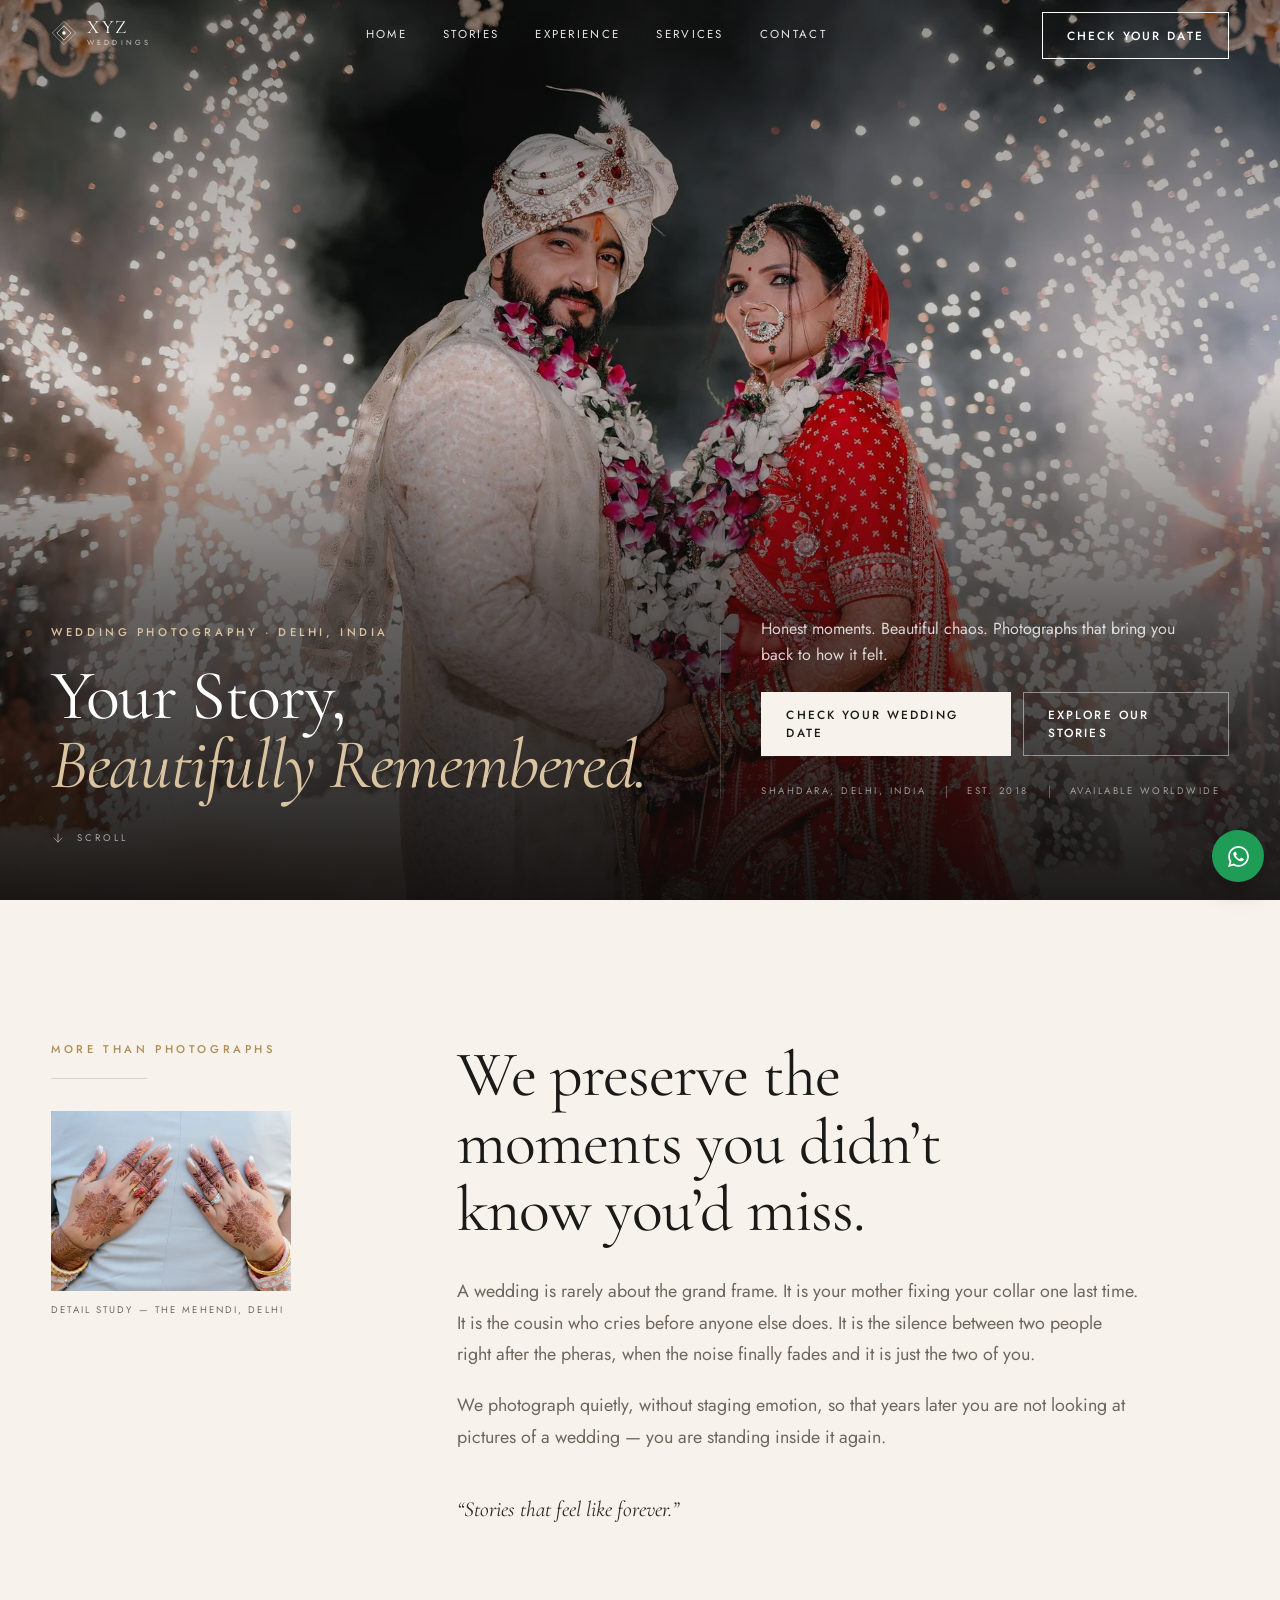
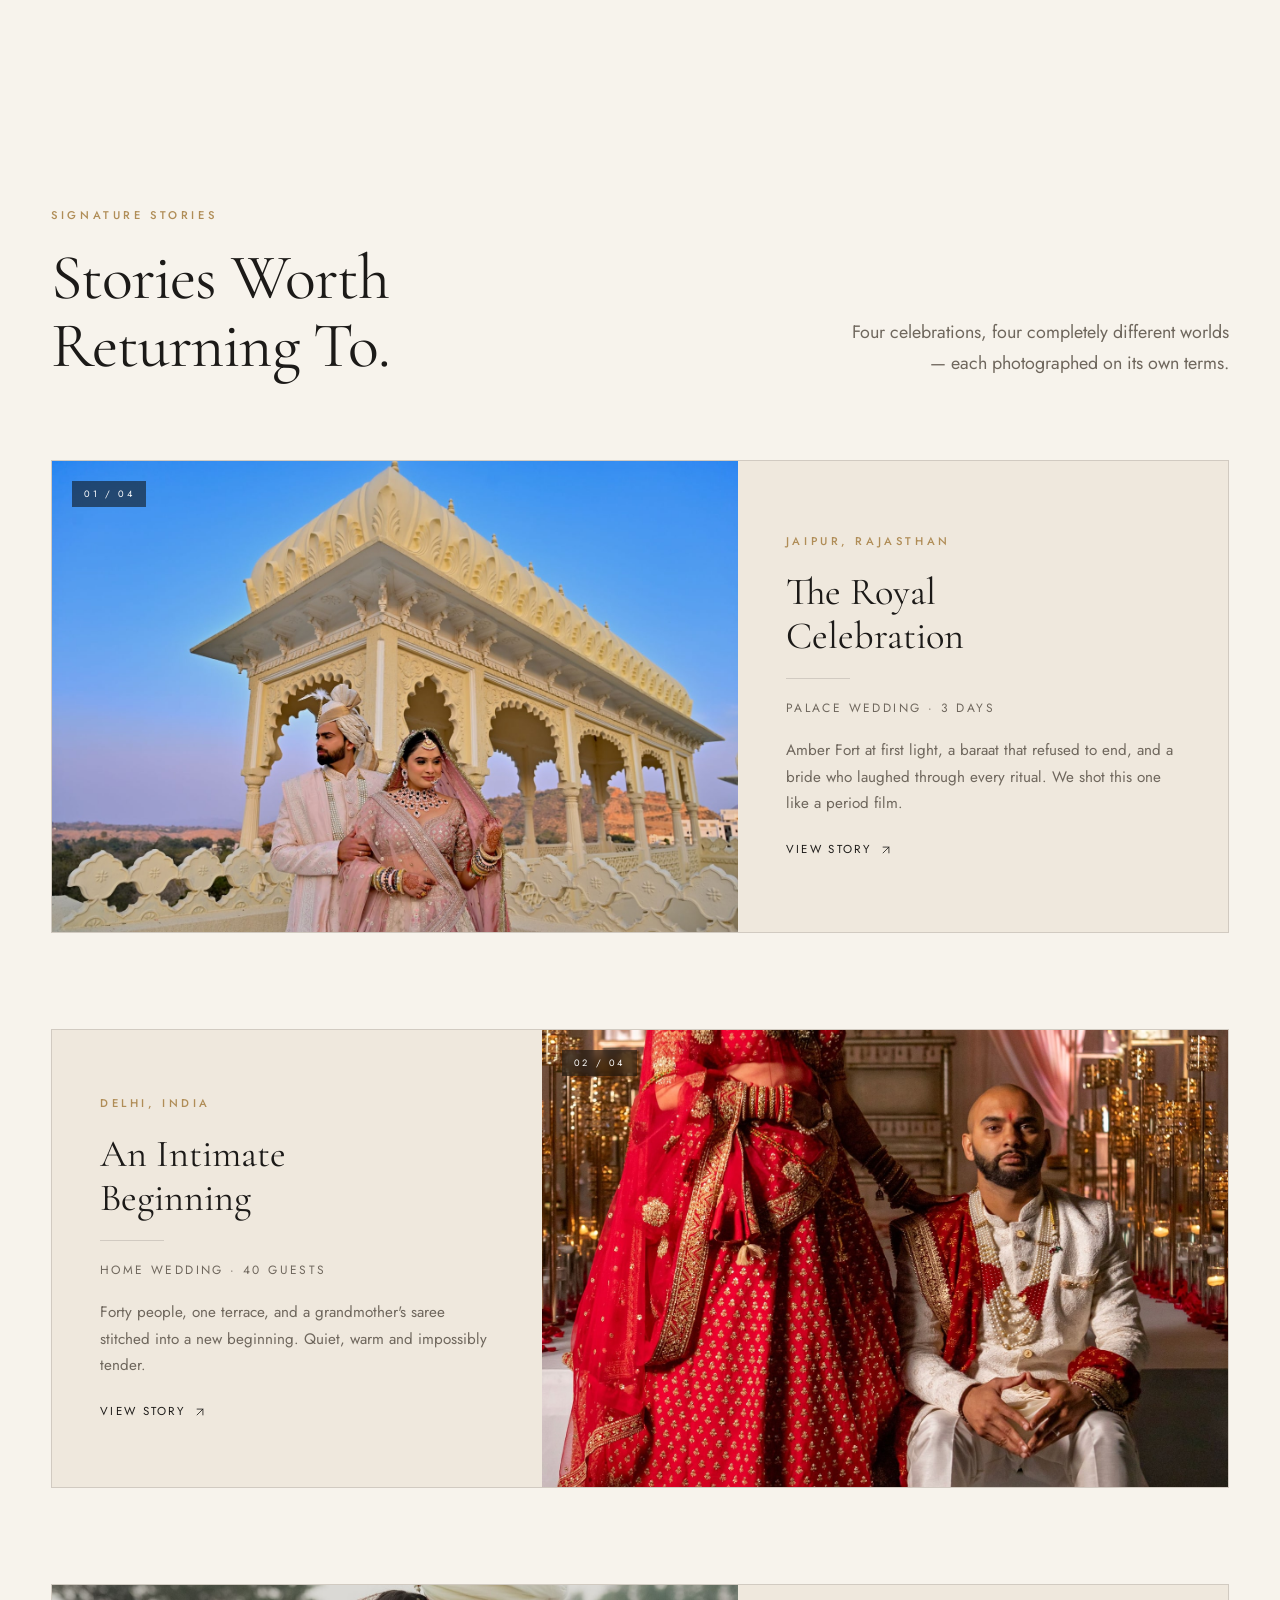
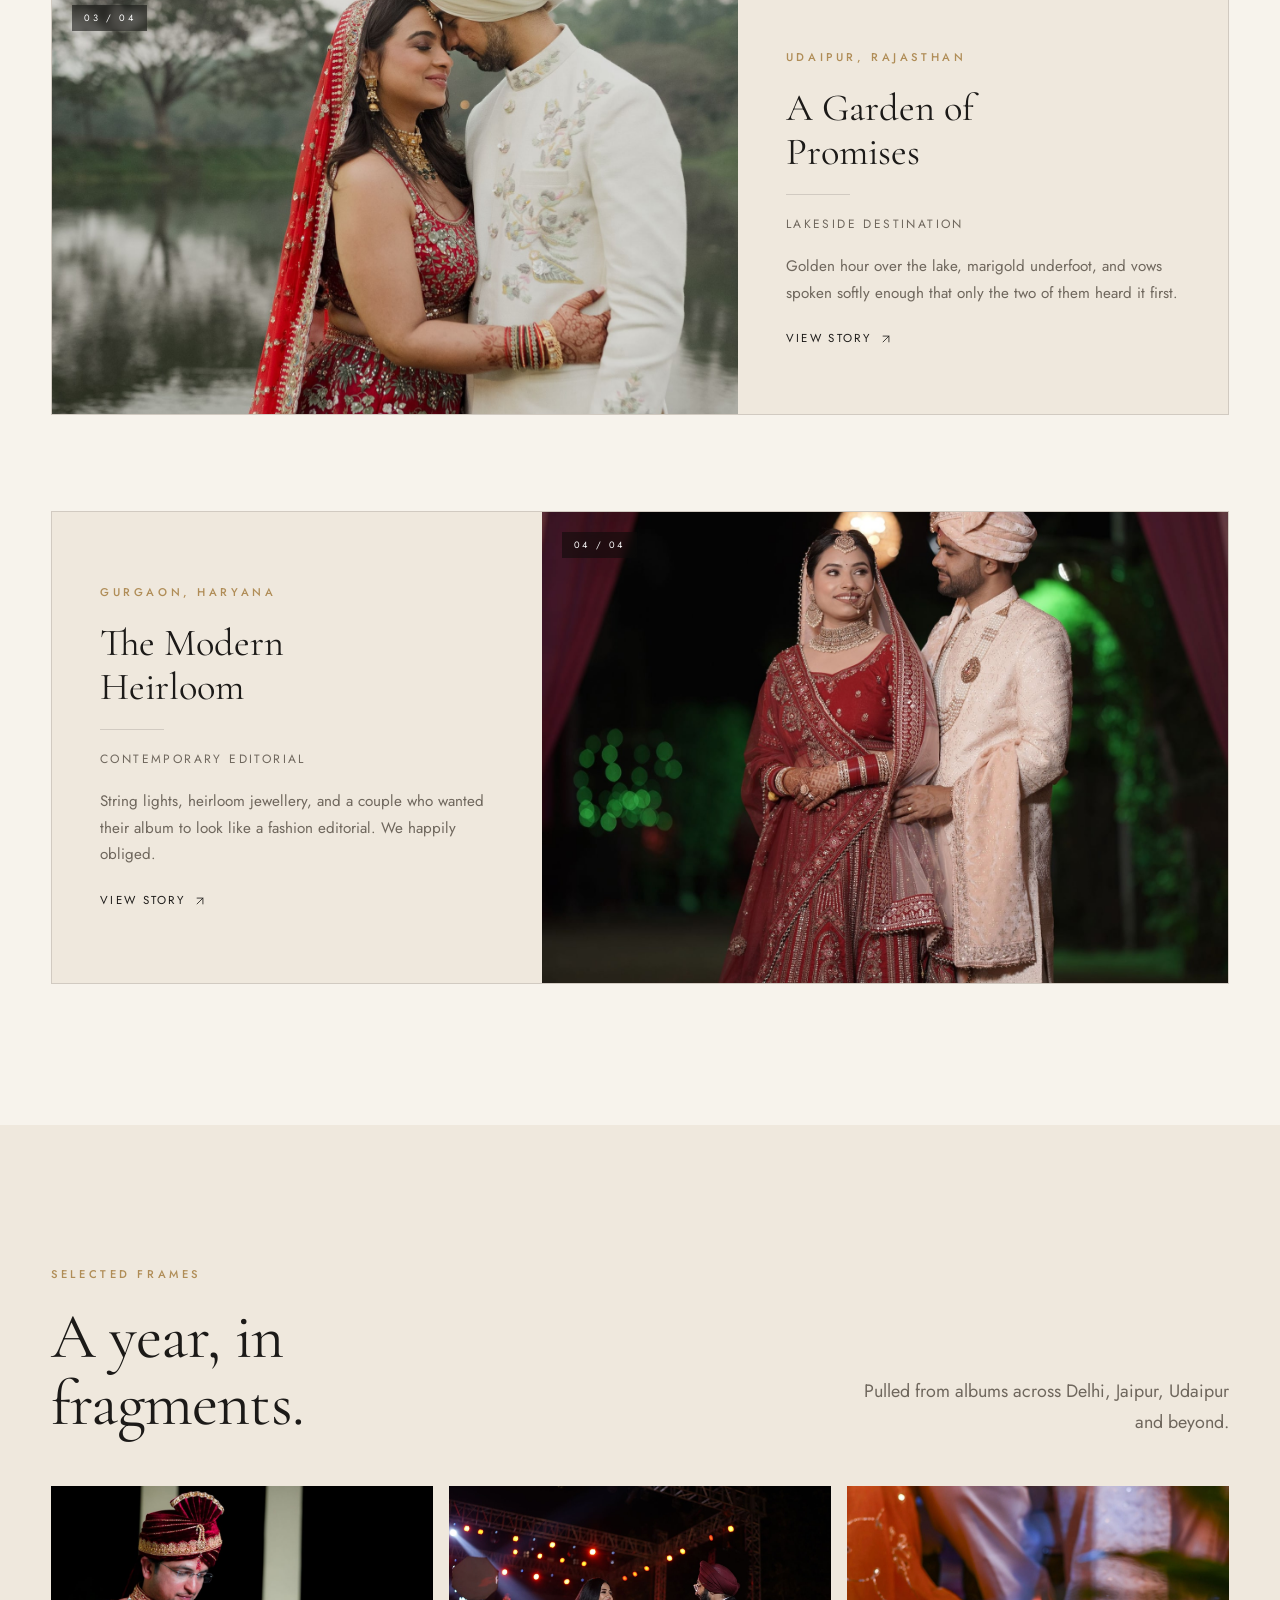
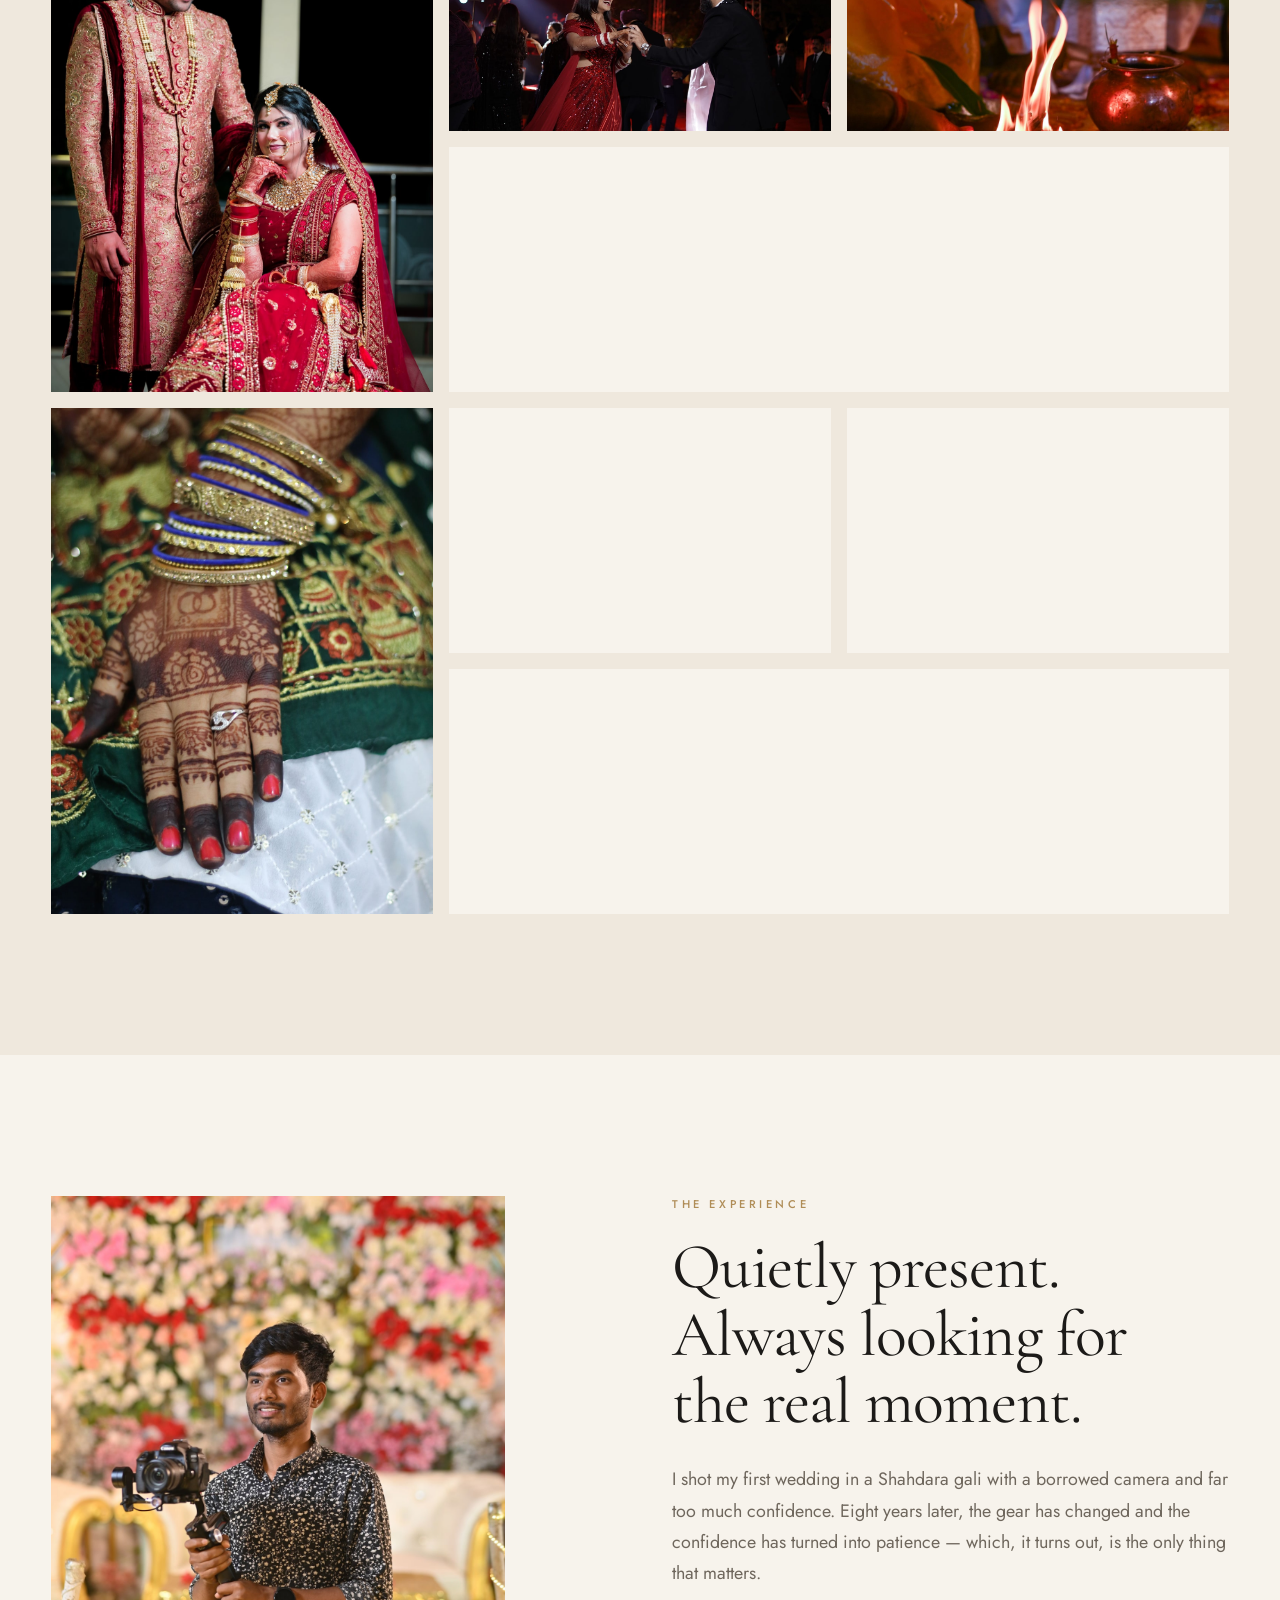
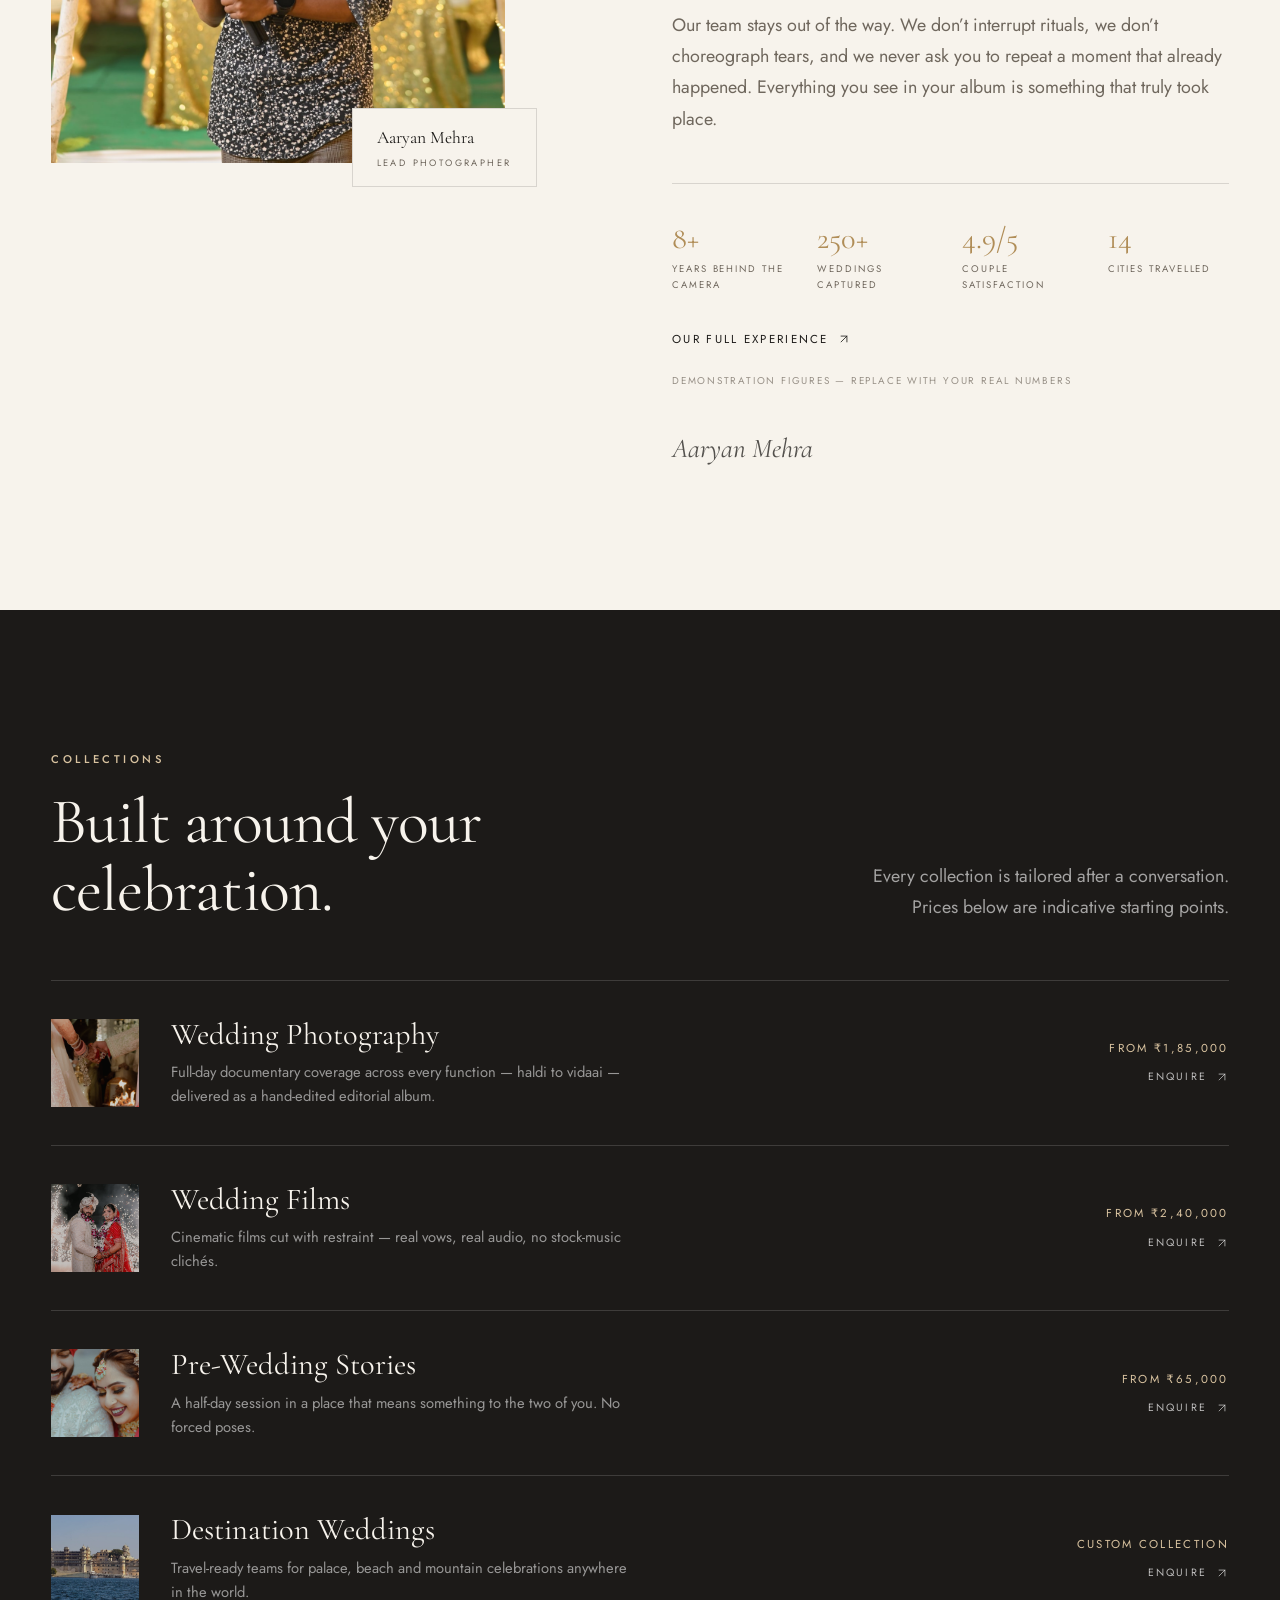
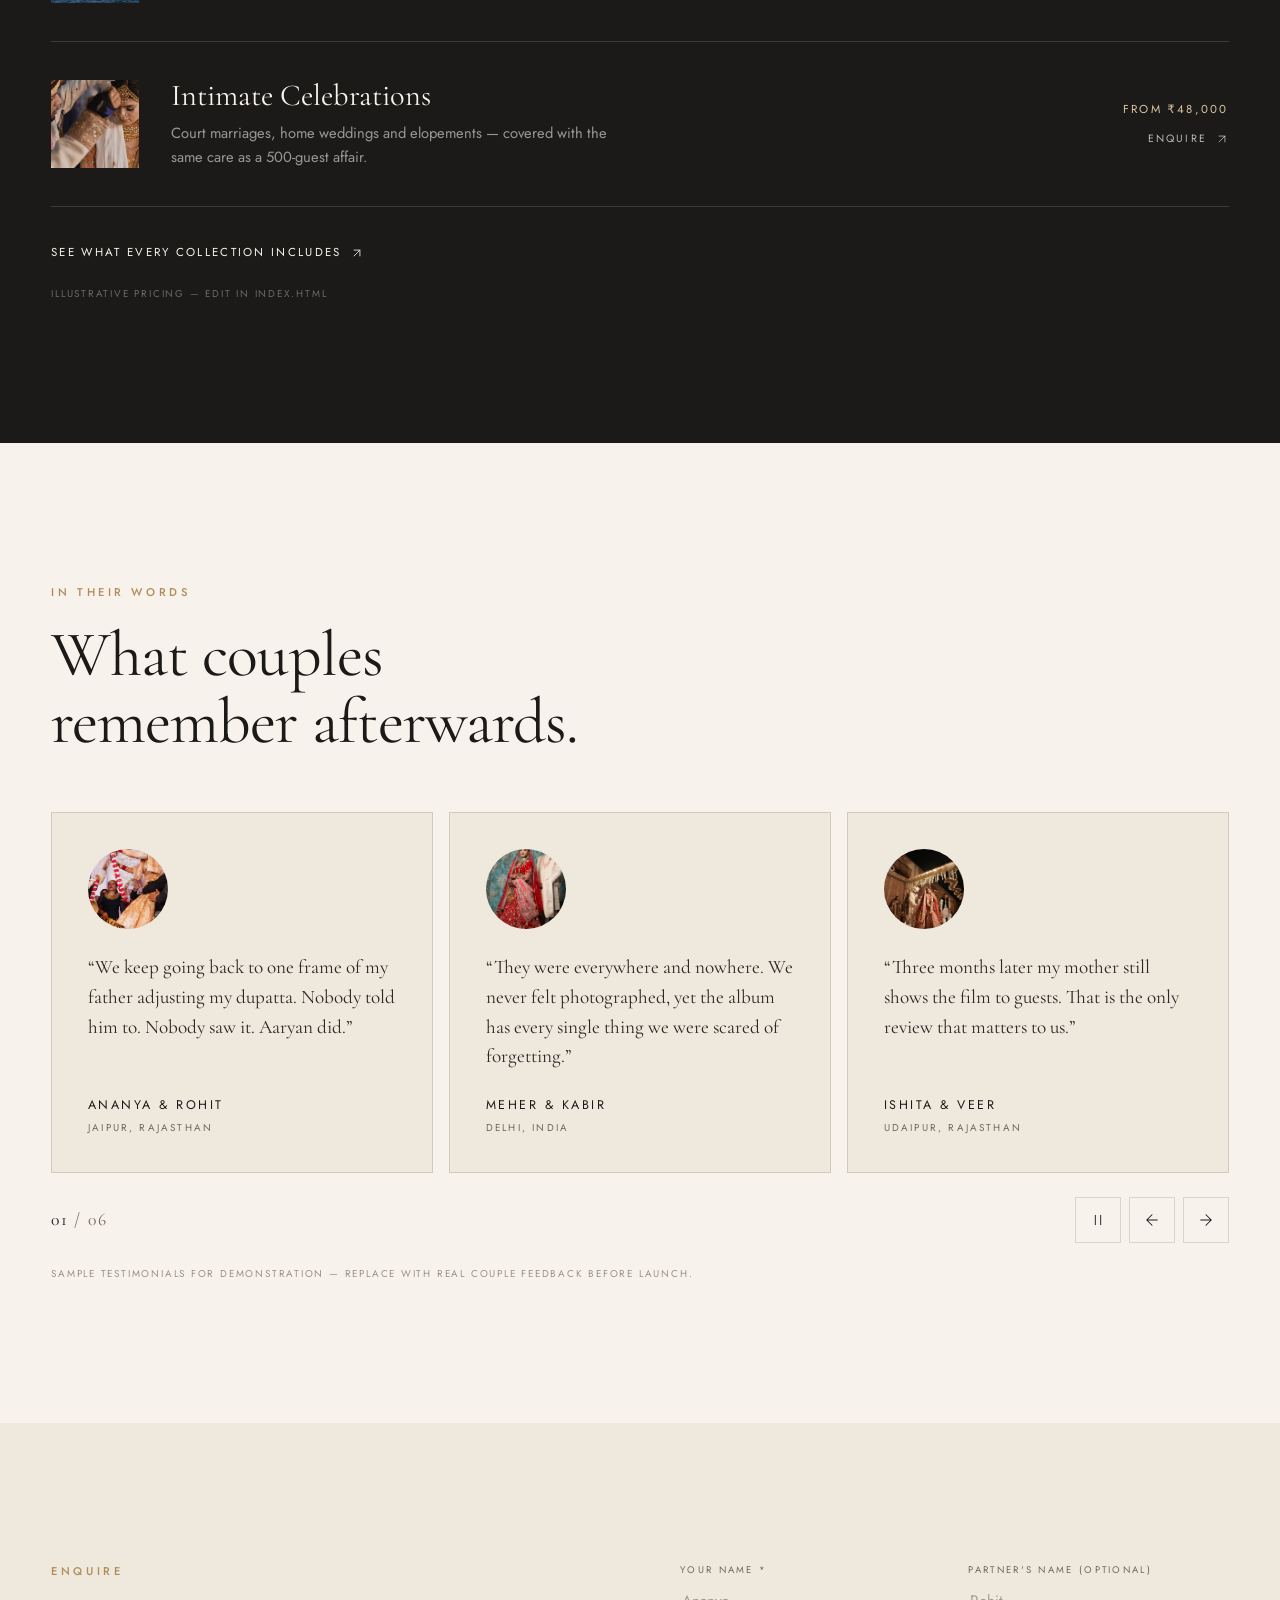
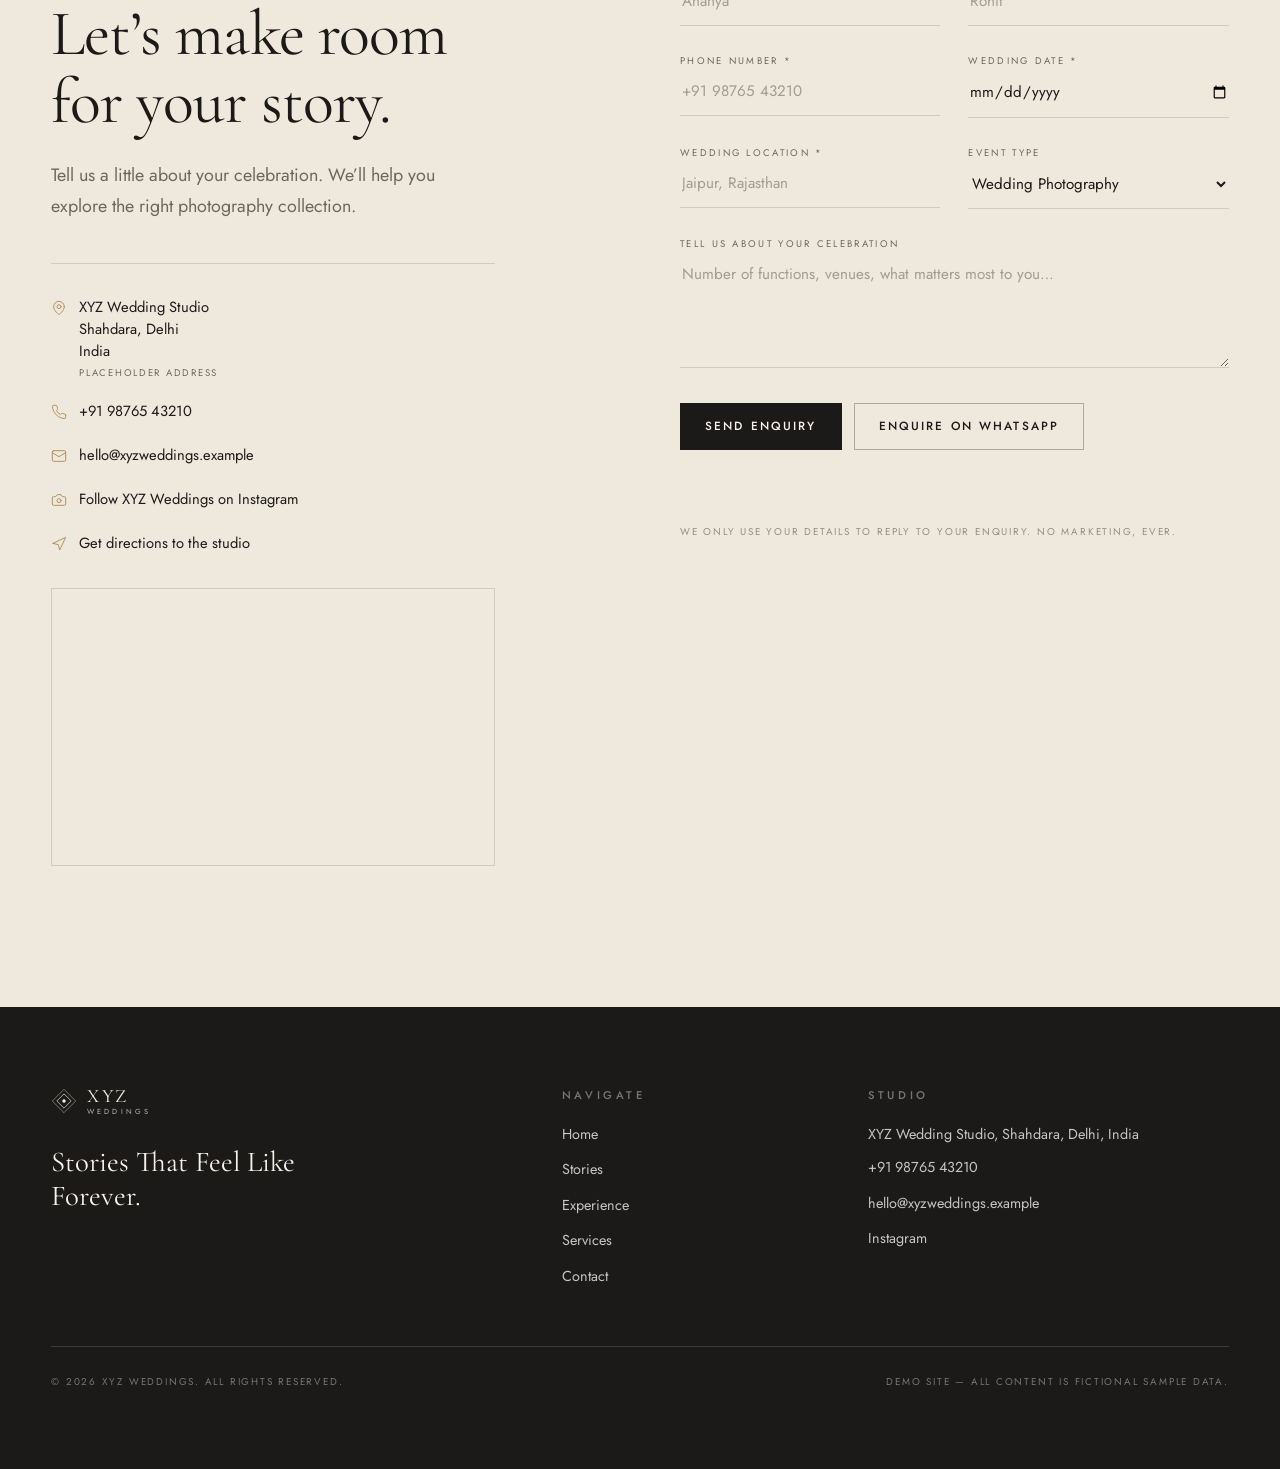
<file: wedding-site/index.html>
<!DOCTYPE html>
<html lang="en">
<head>
  <meta charset="utf-8">
  <meta name="viewport" content="width=device-width, initial-scale=1, viewport-fit=cover">
  <title>XYZ Weddings — Stories That Feel Like Forever.</title>
  <meta name="description" content="XYZ Weddings is a luxury wedding photography studio based in Shahdara, Delhi — documentary wedding photography and films across India and beyond.">
  <meta name="keywords" content="wedding photography Delhi, luxury wedding photographer India, destination wedding photographer, wedding films">
  <meta name="theme-color" content="#f7f3ec">

  <meta property="og:type" content="website">
  <meta property="og:site_name" content="XYZ Weddings">
  <meta property="og:locale" content="en_IN">
  <meta property="og:title" content="XYZ Weddings — Stories That Feel Like Forever.">
  <meta property="og:description" content="Luxury documentary wedding photography and films from Delhi, across India and beyond.">
  <meta property="og:image" content="images/og.jpg">
  <meta name="twitter:card" content="summary_large_image">

  <link rel="icon" href="images/icon.svg" type="image/svg+xml">
  <link rel="preconnect" href="https://fonts.googleapis.com">
  <link rel="preconnect" href="https://fonts.gstatic.com" crossorigin>
  <link href="https://fonts.googleapis.com/css2?family=Cormorant+Garamond:ital,wght@0,300;0,400;0,500;0,600;1,300;1,400;1,500;1,600&family=Jost:wght@300;400;500&display=swap" rel="stylesheet">
  <link rel="preload" as="image" href="images/hero-desktop-2000.webp" media="(min-width: 768px)">
  <link rel="preload" as="image" href="images/hero-mobile-1200.webp" media="(max-width: 767px)">
  <link rel="stylesheet" href="css/style.css">
  <script>document.documentElement.classList.add("js");</script>

  <script type="application/ld+json">
  {
    "@context": "https://schema.org",
    "@type": "ProfessionalService",
    "name": "XYZ Weddings",
    "telephone": "+919876543210",
    "email": "hello@xyzweddings.example",
    "address": { "@type": "PostalAddress", "streetAddress": "XYZ Wedding Studio, Shahdara", "addressLocality": "Delhi", "addressCountry": "IN" },
    "areaServed": "India",
    "founder": { "@type": "Person", "name": "Aaryan Mehra" }
  }
  </script>
</head>
<body>
  <a href="#story" class="sr-only skip-link">Skip to content</a>

  <!-- ============ HEADER ============ -->
  <header class="site-header" id="site-header">
    <nav class="nav shell" aria-label="Primary">
      <a href="#home" class="brand-link">
        <span class="logo" aria-label="XYZ Weddings">
            <svg width="26" height="26" viewBox="0 0 32 32" fill="none" aria-hidden="true">
              <path d="M16 1.6 30.4 16 16 30.4 1.6 16 16 1.6Z" stroke="currentColor" stroke-width="0.9" opacity="0.55"/>
              <path d="M16 7.2 24.8 16 16 24.8 7.2 16 16 7.2Z" stroke="currentColor" stroke-width="0.9" opacity="0.9"/>
              <circle cx="16" cy="16" r="2.1" fill="currentColor"/>
            </svg>
            <span class="logo-text"><span class="logo-mark">XYZ</span><span class="logo-sub">Weddings</span></span>
          </span>
        <span class="sr-only">XYZ Weddings — home</span>
      </a>

      <ul class="nav-links">
          <li><a href="#home" class="link-underline">Home</a></li>
          <li><a href="#stories" class="link-underline">Stories</a></li>
          <li><a href="experience-services.html#experience" class="link-underline">Experience</a></li>
          <li><a href="experience-services.html#services" class="link-underline">Services</a></li>
          <li><a href="#contact" class="link-underline">Contact</a></li>
      </ul>

      <div class="nav-actions">
        <a href="#contact" class="btn nav-cta"><span>Check Your Date</span></a>
        <button type="button" class="menu-btn" id="menu-open" aria-label="Open menu" aria-expanded="false" aria-controls="mobile-menu"><svg width="18" height="18" viewBox="0 0 24 24" fill="none" stroke="currentColor" stroke-width="1.4" stroke-linecap="round" stroke-linejoin="round" aria-hidden="true"><path d="M4 6h16M4 12h16M4 18h16"/></svg></button>
      </div>
    </nav>
  </header>

  <!-- Mobile menu -->
  <div class="mobile-menu" id="mobile-menu" aria-hidden="true">
    <div class="mobile-menu-inner">
      <div class="shell mobile-menu-top">
        <span class="logo" aria-label="XYZ Weddings">
            <svg width="26" height="26" viewBox="0 0 32 32" fill="none" aria-hidden="true">
              <path d="M16 1.6 30.4 16 16 30.4 1.6 16 16 1.6Z" stroke="currentColor" stroke-width="0.9" opacity="0.55"/>
              <path d="M16 7.2 24.8 16 16 24.8 7.2 16 16 7.2Z" stroke="currentColor" stroke-width="0.9" opacity="0.9"/>
              <circle cx="16" cy="16" r="2.1" fill="currentColor"/>
            </svg>
            <span class="logo-text"><span class="logo-mark">XYZ</span><span class="logo-sub">Weddings</span></span>
          </span>
        <button type="button" class="menu-close" id="menu-close" aria-label="Close menu"><svg width="18" height="18" viewBox="0 0 24 24" fill="none" stroke="currentColor" stroke-width="1.4" stroke-linecap="round" stroke-linejoin="round" aria-hidden="true"><path d="M18 6 6 18M6 6l12 12"/></svg></button>
      </div>
      <nav class="shell mobile-nav" aria-label="Mobile">
        <ul>
          <li style="--i:0"><a href="#home" data-close-menu>Home<span class="eyebrow text-gold">01</span></a></li>
          <li style="--i:1"><a href="#stories" data-close-menu>Stories<span class="eyebrow text-gold">02</span></a></li>
          <li style="--i:2"><a href="experience-services.html#experience" data-close-menu>Experience<span class="eyebrow text-gold">03</span></a></li>
          <li style="--i:3"><a href="experience-services.html#services" data-close-menu>Services<span class="eyebrow text-gold">04</span></a></li>
          <li style="--i:4"><a href="#contact" data-close-menu>Contact<span class="eyebrow text-gold">05</span></a></li>
        </ul>
      </nav>
      <div class="shell mobile-menu-foot">
        <a href="#contact" class="btn btn-solid" data-close-menu><span>Check Your Wedding Date</span></a>
        <p class="mobile-phone">+91 98765 43210</p>
      </div>
    </div>
  </div>

  <main>
    <!-- ============ HERO ============ -->
    <section id="home" class="hero">
      <div class="hero-media" id="hero-media">
        <picture>
          <source media="(min-width: 768px)" type="image/webp"
                  srcset="images/hero-desktop-900.webp 900w, images/hero-desktop-1400.webp 1400w, images/hero-desktop-2000.webp 2000w" sizes="100vw">
          <source type="image/webp"
                  srcset="images/hero-mobile-640.webp 640w, images/hero-mobile-900.webp 900w, images/hero-mobile-1200.webp 1200w" sizes="100vw">
          <img class="img-fill hero-img" src="images/hero-mobile-1200.webp" width="1200" height="800" fetchpriority="high" decoding="async"
               alt="Indian bride in a red lehenga and groom in an ivory sherwani with flower garlands, framed by sparklers">
        </picture>
        <div class="hero-shade"></div>
      </div>

      <div class="hero-content" id="hero-content">
        <div class="shell">
          <div class="hero-grid">
            <div class="hero-title-col">
              <p class="eyebrow text-goldsoft hero-in" style="--d:.5s;--rise:18px">Wedding Photography · Delhi, India</p>
              <h1 class="display-xl hero-title hero-in" style="--d:.65s;--rise:30px">
                Your Story,
                <em>Beautifully Remembered.</em>
              </h1>
            </div>

            <div class="hero-side-col hero-in" style="--d:.85s;--rise:24px">
              <p class="hero-lead">Honest moments. Beautiful chaos. Photographs that bring you back to how it felt.</p>
              <div class="hero-actions">
                <a href="#contact" class="btn btn-light"><span>Check Your Wedding Date</span></a>
                <a href="#stories" class="btn btn-ghost-white"><span>Explore Our Stories</span></a>
              </div>
              <div class="hero-meta">
                <span>Shahdara, Delhi, India</span><span class="sep"></span>
                <span>Est. 2018</span><span class="sep"></span>
                <span>Available Worldwide</span>
              </div>
            </div>
          </div>

          <a href="#story" class="scroll-cue fade-in" style="--d:1.3s" aria-label="Scroll to brand story"><svg width="14" height="14" viewBox="0 0 24 24" fill="none" stroke="currentColor" stroke-width="1.4" stroke-linecap="round" stroke-linejoin="round" aria-hidden="true"><path d="M12 5v14m7-7-7 7-7-7"/></svg> Scroll</a>
        </div>
      </div>
    </section>

    <!-- ============ BRAND STORY ============ -->
    <section id="story" class="section-pad bg-ivory">
      <div class="shell story-grid">
        <div class="story-side reveal">
          <p class="eyebrow text-gold">More Than Photographs</p>
          <div class="rule"></div>
          <figure class="story-figure">
            <div class="frame">
              <img class="img-fill" src="images/hero-detail.webp" alt="Intricate bridal mehendi and stacked bangles photographed in close-up" loading="lazy" decoding="async">
            </div>
            <figcaption>Detail study — the mehendi, Delhi</figcaption>
          </figure>
        </div>

        <div class="story-main">
          <div class="reveal" style="--delay:.08s">
            <h2 class="display-lg">We preserve the moments you didn&rsquo;t know you&rsquo;d miss.</h2>
          </div>
          <div class="reveal story-lead" style="--delay:.16s">
            <p class="body-lg">A wedding is rarely about the grand frame. It is your mother fixing your collar one last time. It is the cousin who cries before anyone else does. It is the silence between two people right after the pheras, when the noise finally fades and it is just the two of you.</p>
          </div>
          <div class="reveal" style="--delay:.22s">
            <p class="body-lg">We photograph quietly, without staging emotion, so that years later you are not looking at pictures of a wedding — you are standing inside it again.</p>
          </div>
          <div class="reveal" style="--delay:.3s">
            <p class="story-quote">&ldquo;Stories that feel like forever.&rdquo;</p>
          </div>
        </div>
      </div>
    </section>

    <!-- ============ SIGNATURE STORIES ============ -->
    <section id="stories" class="section-pad bg-ivory">
      <div class="shell">
        <div class="section-head">
          <div class="reveal">
            <p class="eyebrow text-gold">Signature Stories</p>
            <h2 class="display-lg" style="max-width:16ch">Stories Worth Returning To.</h2>
          </div>
          <div class="reveal align-end" style="--delay:.1s">
            <p class="body-lg">Four celebrations, four completely different worlds — each photographed on its own terms.</p>
          </div>
        </div>

        <div class="stories-list" id="stories-list">
        <div class="story-card-wrap" data-aspect="a" style="--i:0">
          <article class="story-card">
            <div class="story-photo">
              <img class="img-fill" src="images/story-royal.jpg" alt="Bride and groom in pale pink traditional attire before the arches of a Jaipur palace" loading="lazy" decoding="async">
              <span class="story-count">01 / 04</span>
            </div>
            <div class="story-body">
              <p class="eyebrow text-gold">Jaipur, Rajasthan</p>
              <h3 class="display-md">The Royal Celebration</h3>
              <div class="rule"></div>
              <p class="story-style">Palace Wedding · 3 Days</p>
              <p class="body-lg">Amber Fort at first light, a baraat that refused to end, and a bride who laughed through every ritual. We shot this one like a period film.</p>
              <a href="#gallery" class="link-underline story-link">View Story <svg width="14" height="14" viewBox="0 0 24 24" fill="none" stroke="currentColor" stroke-width="1.4" stroke-linecap="round" stroke-linejoin="round" aria-hidden="true"><path d="M7 17 17 7M7 7h10v10"/></svg></a>
            </div>
          </article>
        </div>
        <div class="story-card-wrap flip" data-aspect="b" style="--i:1">
          <article class="story-card">
            <div class="story-photo">
              <img class="img-fill" src="images/story-intimate.jpg" alt="Groom lifting a marigold garland to his bride during the varmala ritual" loading="lazy" decoding="async">
              <span class="story-count">02 / 04</span>
            </div>
            <div class="story-body">
              <p class="eyebrow text-gold">Delhi, India</p>
              <h3 class="display-md">An Intimate Beginning</h3>
              <div class="rule"></div>
              <p class="story-style">Home Wedding · 40 Guests</p>
              <p class="body-lg">Forty people, one terrace, and a grandmother&#x27;s saree stitched into a new beginning. Quiet, warm and impossibly tender.</p>
              <a href="#gallery" class="link-underline story-link">View Story <svg width="14" height="14" viewBox="0 0 24 24" fill="none" stroke="currentColor" stroke-width="1.4" stroke-linecap="round" stroke-linejoin="round" aria-hidden="true"><path d="M7 17 17 7M7 7h10v10"/></svg></a>
            </div>
          </article>
        </div>
        <div class="story-card-wrap" data-aspect="c" style="--i:2">
          <article class="story-card">
            <div class="story-photo">
              <img class="img-fill" src="images/story-garden.jpg" alt="Bride in a red lehenga standing with her groom beside a misty lake in Udaipur" loading="lazy" decoding="async">
              <span class="story-count">03 / 04</span>
            </div>
            <div class="story-body">
              <p class="eyebrow text-gold">Udaipur, Rajasthan</p>
              <h3 class="display-md">A Garden of Promises</h3>
              <div class="rule"></div>
              <p class="story-style">Lakeside Destination</p>
              <p class="body-lg">Golden hour over the lake, marigold underfoot, and vows spoken softly enough that only the two of them heard it first.</p>
              <a href="#gallery" class="link-underline story-link">View Story <svg width="14" height="14" viewBox="0 0 24 24" fill="none" stroke="currentColor" stroke-width="1.4" stroke-linecap="round" stroke-linejoin="round" aria-hidden="true"><path d="M7 17 17 7M7 7h10v10"/></svg></a>
            </div>
          </article>
        </div>
        <div class="story-card-wrap flip" data-aspect="a" style="--i:3">
          <article class="story-card">
            <div class="story-photo">
              <img class="img-fill" src="images/story-heirloom.jpg" alt="Couple in deep red and ivory traditional attire beneath festoon lights at an evening reception" loading="lazy" decoding="async">
              <span class="story-count">04 / 04</span>
            </div>
            <div class="story-body">
              <p class="eyebrow text-gold">Gurgaon, Haryana</p>
              <h3 class="display-md">The Modern Heirloom</h3>
              <div class="rule"></div>
              <p class="story-style">Contemporary Editorial</p>
              <p class="body-lg">String lights, heirloom jewellery, and a couple who wanted their album to look like a fashion editorial. We happily obliged.</p>
              <a href="#gallery" class="link-underline story-link">View Story <svg width="14" height="14" viewBox="0 0 24 24" fill="none" stroke="currentColor" stroke-width="1.4" stroke-linecap="round" stroke-linejoin="round" aria-hidden="true"><path d="M7 17 17 7M7 7h10v10"/></svg></a>
            </div>
          </article>
        </div>
        </div>
      </div>
    </section>

    <!-- ============ GALLERY ============ -->
    <section id="gallery" class="section-pad bg-cream">
      <div class="shell">
        <div class="section-head">
          <div class="reveal">
            <p class="eyebrow text-gold">Selected Frames</p>
            <h2 class="display-lg" style="max-width:14ch">A year, in fragments.</h2>
          </div>
          <div class="reveal align-end" style="--delay:.1s">
            <p class="body-lg">Pulled from albums across Delhi, Jaipur, Udaipur and beyond.</p>
          </div>
        </div>

        <div class="gallery-grid">
        <figure class="g-item tall reveal" style="--delay:0.00s">
          <img class="img-fill" src="images/gallery-bride.jpg" alt="Portrait of a laughing Indian bride in traditional attire and bridal jewellery" loading="lazy" decoding="async">
          <div class="g-shade"></div>
          <figcaption><span class="cap">Before the varmala</span><span class="cat">Bridal Portrait</span></figcaption>
        </figure>
        <figure class="g-item reveal" style="--delay:0.08s">
          <img class="img-fill" src="images/gallery-sangeet.jpg" alt="Couple dancing together on stage at their sangeet celebration" loading="lazy" decoding="async">
          <div class="g-shade"></div>
          <figcaption><span class="cap">Sangeet, after midnight</span><span class="cat">Sangeet</span></figcaption>
        </figure>
        <figure class="g-item reveal" style="--delay:0.16s">
          <img class="img-fill" src="images/gallery-pheras.jpg" alt="Hands offering ghee to the sacred fire during the pheras" loading="lazy" decoding="async">
          <div class="g-shade"></div>
          <figcaption><span class="cap">Seven steps</span><span class="cat">Pheras</span></figcaption>
        </figure>
        <figure class="g-item wide reveal" style="--delay:0.00s">
          <img class="img-fill" src="images/gallery-haldi.jpg" alt="Bride wearing flower jewellery at her haldi ceremony" loading="lazy" decoding="async">
          <div class="g-shade"></div>
          <figcaption><span class="cap">Sunlit haldi</span><span class="cat">Haldi</span></figcaption>
        </figure>
        <figure class="g-item tall reveal" style="--delay:0.08s">
          <img class="img-fill" src="images/gallery-mehendi.jpg" alt="Intricate mehendi patterns on the bride&#x27;s hands framed by stacked bridal bangles" loading="lazy" decoding="async">
          <div class="g-shade"></div>
          <figcaption><span class="cap">The mehendi</span><span class="cat">Details</span></figcaption>
        </figure>
        <figure class="g-item reveal" style="--delay:0.16s">
          <img class="img-fill" src="images/gallery-couple-night.jpg" alt="Editorial night portrait of a couple in traditional Indian wedding attire" loading="lazy" decoding="async">
          <div class="g-shade"></div>
          <figcaption><span class="cap">Lantern light</span><span class="cat">Couple Portrait</span></figcaption>
        </figure>
        <figure class="g-item reveal" style="--delay:0.00s">
          <img class="img-fill" src="images/gallery-varmala.jpg" alt="Bride and groom exchanging flower garlands during the varmala ceremony" loading="lazy" decoding="async">
          <div class="g-shade"></div>
          <figcaption><span class="cap">The varmala</span><span class="cat">Ceremony</span></figcaption>
        </figure>
        <figure class="g-item wide reveal" style="--delay:0.08s">
          <img class="img-fill" src="images/gallery-celebration.jpg" alt="Guests celebrating around the couple during the garland exchange" loading="lazy" decoding="async">
          <div class="g-shade"></div>
          <figcaption><span class="cap">Beautiful chaos</span><span class="cat">Celebration</span></figcaption>
        </figure>
        </div>
      </div>
    </section>

    <!-- ============ EXPERIENCE ============ -->
    <section id="experience" class="section-pad bg-ivory">
      <div class="shell exp-grid">
        <div class="exp-photo reveal">
          <div class="wrap">
            <div class="frame">
              <img class="img-fill" src="images/about-photographer.jpg" alt="Lead photographer holding a camera at a floral-decorated wedding venue" loading="lazy" decoding="async">
            </div>
            <div class="exp-badge">
              <p class="name">Aaryan Mehra</p>
              <p class="role">Lead Photographer</p>
            </div>
          </div>
        </div>

        <div class="exp-text">
          <div class="reveal"><p class="eyebrow text-gold">The Experience</p></div>
          <div class="reveal" style="--delay:.08s">
            <h2 class="display-lg">Quietly present. Always looking for the real moment.</h2>
          </div>
          <div class="reveal exp-lead" style="--delay:.14s">
            <p class="body-lg">I shot my first wedding in a Shahdara gali with a borrowed camera and far too much confidence. Eight years later, the gear has changed and the confidence has turned into patience — which, it turns out, is the only thing that matters.</p>
          </div>
          <div class="reveal" style="--delay:.2s">
            <p class="body-lg">Our team stays out of the way. We don&rsquo;t interrupt rituals, we don&rsquo;t choreograph tears, and we never ask you to repeat a moment that already happened. Everything you see in your album is something that truly took place.</p>
          </div>
          <div class="reveal" style="--delay:.26s">
            <dl class="stats">
              <div><dt>8+</dt><dd>Years Behind the Camera</dd></div>
              <div><dt>250+</dt><dd>Weddings Captured</dd></div>
              <div><dt>4.9/5</dt><dd>Couple Satisfaction</dd></div>
              <div><dt>14</dt><dd>Cities Travelled</dd></div>
            </dl>
            <p class="exp-more"><a href="experience-services.html#experience" class="link-underline story-link">Our full experience <svg width="14" height="14" viewBox="0 0 24 24" fill="none" stroke="currentColor" stroke-width="1.4" stroke-linecap="round" stroke-linejoin="round" aria-hidden="true"><path d="M7 17 17 7M7 7h10v10"/></svg></a></p>
            <p class="note muted">Demonstration figures — replace with your real numbers</p>
          </div>
          <div class="reveal" style="--delay:.3s">
            <p class="signature" aria-hidden="true">Aaryan Mehra</p>
          </div>
        </div>
      </div>
    </section>

    <!-- ============ SERVICES ============ -->
    <section id="services" class="section-pad bg-charcoal services">
      <div class="shell">
        <div class="section-head">
          <div class="reveal">
            <p class="eyebrow text-goldsoft">Collections</p>
            <h2 class="display-lg" style="max-width:16ch">Built around your celebration.</h2>
          </div>
          <div class="reveal align-end" style="--delay:.1s">
            <p class="body-lg">Every collection is tailored after a conversation. Prices below are indicative starting points.</p>
          </div>
        </div>

        <ul class="service-list">
        <li>
          <a href="#contact" class="service-row">
            <span class="service-thumb"><img class="img-fill" src="images/service-photography.jpg" alt="Bride and groom performing rituals at a Jaipur wedding ceremony" loading="lazy" decoding="async"></span>
            <span class="service-info">
              <span class="service-title">Wedding Photography</span>
              <span class="service-desc">Full-day documentary coverage across every function — haldi to vidaai — delivered as a hand-edited editorial album.</span>
            </span>
            <span class="service-meta">
              <span class="service-price">From ₹1,85,000</span>
              <span class="service-enquire">Enquire <svg width="14" height="14" viewBox="0 0 24 24" fill="none" stroke="currentColor" stroke-width="1.4" stroke-linecap="round" stroke-linejoin="round" aria-hidden="true"><path d="M7 17 17 7M7 7h10v10"/></svg></span>
            </span>
          </a>
        </li>
        <li>
          <a href="#contact" class="service-row">
            <span class="service-thumb"><img class="img-fill" src="images/service-films.jpg" alt="Newlyweds surrounded by sparklers at an evening wedding celebration" loading="lazy" decoding="async"></span>
            <span class="service-info">
              <span class="service-title">Wedding Films</span>
              <span class="service-desc">Cinematic films cut with restraint — real vows, real audio, no stock-music clichés.</span>
            </span>
            <span class="service-meta">
              <span class="service-price">From ₹2,40,000</span>
              <span class="service-enquire">Enquire <svg width="14" height="14" viewBox="0 0 24 24" fill="none" stroke="currentColor" stroke-width="1.4" stroke-linecap="round" stroke-linejoin="round" aria-hidden="true"><path d="M7 17 17 7M7 7h10v10"/></svg></span>
            </span>
          </a>
        </li>
        <li>
          <a href="#contact" class="service-row">
            <span class="service-thumb"><img class="img-fill" src="images/service-prewedding.jpg" alt="Couple in traditional Indian attire during a pre-wedding portrait session" loading="lazy" decoding="async"></span>
            <span class="service-info">
              <span class="service-title">Pre-Wedding Stories</span>
              <span class="service-desc">A half-day session in a place that means something to the two of you. No forced poses.</span>
            </span>
            <span class="service-meta">
              <span class="service-price">From ₹65,000</span>
              <span class="service-enquire">Enquire <svg width="14" height="14" viewBox="0 0 24 24" fill="none" stroke="currentColor" stroke-width="1.4" stroke-linecap="round" stroke-linejoin="round" aria-hidden="true"><path d="M7 17 17 7M7 7h10v10"/></svg></span>
            </span>
          </a>
        </li>
        <li>
          <a href="#contact" class="service-row">
            <span class="service-thumb"><img class="img-fill" src="images/service-destination.jpg" alt="Udaipur&#x27;s lake palace at golden hour, a destination wedding setting" loading="lazy" decoding="async"></span>
            <span class="service-info">
              <span class="service-title">Destination Weddings</span>
              <span class="service-desc">Travel-ready teams for palace, beach and mountain celebrations anywhere in the world.</span>
            </span>
            <span class="service-meta">
              <span class="service-price">Custom Collection</span>
              <span class="service-enquire">Enquire <svg width="14" height="14" viewBox="0 0 24 24" fill="none" stroke="currentColor" stroke-width="1.4" stroke-linecap="round" stroke-linejoin="round" aria-hidden="true"><path d="M7 17 17 7M7 7h10v10"/></svg></span>
            </span>
          </a>
        </li>
        <li>
          <a href="#contact" class="service-row">
            <span class="service-thumb"><img class="img-fill" src="images/service-intimate.jpg" alt="Close-up of a couple&#x27;s hands during a small, intimate wedding ceremony" loading="lazy" decoding="async"></span>
            <span class="service-info">
              <span class="service-title">Intimate Celebrations</span>
              <span class="service-desc">Court marriages, home weddings and elopements — covered with the same care as a 500-guest affair.</span>
            </span>
            <span class="service-meta">
              <span class="service-price">From ₹48,000</span>
              <span class="service-enquire">Enquire <svg width="14" height="14" viewBox="0 0 24 24" fill="none" stroke="currentColor" stroke-width="1.4" stroke-linecap="round" stroke-linejoin="round" aria-hidden="true"><path d="M7 17 17 7M7 7h10v10"/></svg></span>
            </span>
          </a>
        </li>
        </ul>

        <p class="svc-more"><a href="experience-services.html#services" class="link-underline story-link">See what every collection includes <svg width="14" height="14" viewBox="0 0 24 24" fill="none" stroke="currentColor" stroke-width="1.4" stroke-linecap="round" stroke-linejoin="round" aria-hidden="true"><path d="M7 17 17 7M7 7h10v10"/></svg></a></p>
        <p class="note">Illustrative pricing — edit in index.html</p>
      </div>
    </section>

    <!-- ============ TESTIMONIALS ============ -->
    <section class="section-pad bg-ivory testimonials">
      <div class="shell">
        <div class="reveal">
          <p class="eyebrow text-gold">In Their Words</p>
          <h2 class="display-lg">What couples remember afterwards.</h2>
        </div>

        <div class="t-carousel reveal" id="t-carousel" role="region" aria-roledescription="carousel" aria-label="Couple testimonials" data-total="6">
          <div class="t-viewport">
            <div class="t-track" id="t-track">
            <figure class="t-card" data-i="0" role="group" aria-roledescription="slide" aria-label="1 of 6">
              <div class="t-avatar"><img class="img-fill" src="images/testimonial-1.jpg" alt="Couple in traditional Indian wedding attire" loading="lazy" decoding="async"></div>
              <blockquote>&ldquo;We keep going back to one frame of my father adjusting my dupatta. Nobody told him to. Nobody saw it. Aaryan did.&rdquo;</blockquote>
              <figcaption>
                <p class="t-couple">Ananya &amp; Rohit</p>
                <p class="t-place">Jaipur, Rajasthan</p>
              </figcaption>
            </figure>
            <figure class="t-card" data-i="1" role="group" aria-roledescription="slide" aria-label="2 of 6">
              <div class="t-avatar"><img class="img-fill" src="images/testimonial-2.jpg" alt="Bride and groom at their wedding ceremony" loading="lazy" decoding="async"></div>
              <blockquote>&ldquo;They were everywhere and nowhere. We never felt photographed, yet the album has every single thing we were scared of forgetting.&rdquo;</blockquote>
              <figcaption>
                <p class="t-couple">Meher &amp; Kabir</p>
                <p class="t-place">Delhi, India</p>
              </figcaption>
            </figure>
            <figure class="t-card" data-i="2" role="group" aria-roledescription="slide" aria-label="3 of 6">
              <div class="t-avatar"><img class="img-fill" src="images/testimonial-3.jpg" alt="Couple photographed at their wedding celebration" loading="lazy" decoding="async"></div>
              <blockquote>&ldquo;Three months later my mother still shows the film to guests. That is the only review that matters to us.&rdquo;</blockquote>
              <figcaption>
                <p class="t-couple">Ishita &amp; Veer</p>
                <p class="t-place">Udaipur, Rajasthan</p>
              </figcaption>
            </figure>
            <figure class="t-card" data-i="3" role="group" aria-roledescription="slide" aria-label="4 of 6">
              <div class="t-avatar"><img class="img-fill" src="images/gallery-varmala.jpg" alt="Bride and groom exchanging flower garlands during their wedding" loading="lazy" decoding="async"></div>
              <blockquote>&ldquo;Four functions, two hundred relatives, and not one awkward pose. We only realised how much they caught when the album arrived.&rdquo;</blockquote>
              <figcaption>
                <p class="t-couple">Simran &amp; Arjun</p>
                <p class="t-place">Chandigarh, Punjab</p>
              </figcaption>
            </figure>
            <figure class="t-card" data-i="4" role="group" aria-roledescription="slide" aria-label="5 of 6">
              <div class="t-avatar"><img class="img-fill" src="images/gallery-sangeet.jpg" alt="Couple dancing together during their sangeet celebration" loading="lazy" decoding="async"></div>
              <blockquote>&ldquo;They found the quiet corners of a loud wedding. The photo of our families laughing together is now framed in both our homes.&rdquo;</blockquote>
              <figcaption>
                <p class="t-couple">Tara &amp; Nikhil</p>
                <p class="t-place">Goa, India</p>
              </figcaption>
            </figure>
            <figure class="t-card" data-i="5" role="group" aria-roledescription="slide" aria-label="6 of 6">
              <div class="t-avatar"><img class="img-fill" src="images/gallery-couple-night.jpg" alt="Indian couple in wedding attire at an evening celebration" loading="lazy" decoding="async"></div>
              <blockquote>&ldquo;The film made my grandmother cry in the best way. It sounds like the day, not like an advert.&rdquo;</blockquote>
              <figcaption>
                <p class="t-couple">Riya &amp; Karan</p>
                <p class="t-place">Gurgaon, Haryana</p>
              </figcaption>
            </figure>
            </div>
          </div>
          <div class="t-controls">
            <p class="t-count" aria-live="off"><span id="t-current">01</span> / 06</p>
            <div class="t-buttons">
              <button type="button" class="t-btn" id="t-pause" aria-label="Pause auto-slide" aria-pressed="false">
                <svg class="i-pause" width="16" height="16" viewBox="0 0 24 24" fill="none" stroke="currentColor" stroke-width="1.4" stroke-linecap="round" aria-hidden="true"><path d="M8 5v14M16 5v14"/></svg>
                <svg class="i-play" width="16" height="16" viewBox="0 0 24 24" fill="none" stroke="currentColor" stroke-width="1.4" stroke-linejoin="round" aria-hidden="true"><path d="M7 4.5v15l12-7.5z"/></svg>
              </button>
              <button type="button" class="t-btn" id="t-prev" aria-label="Previous testimonial"><svg width="18" height="18" viewBox="0 0 24 24" fill="none" stroke="currentColor" stroke-width="1.4" stroke-linecap="round" stroke-linejoin="round" aria-hidden="true"><path d="M19 12H5m7-7-7 7 7 7"/></svg></button>
              <button type="button" class="t-btn" id="t-next" aria-label="Next testimonial"><svg width="18" height="18" viewBox="0 0 24 24" fill="none" stroke="currentColor" stroke-width="1.4" stroke-linecap="round" stroke-linejoin="round" aria-hidden="true"><path d="M5 12h14m-7-7 7 7-7 7"/></svg></button>
            </div>
          </div>
        </div>

        <p class="note">Sample testimonials for demonstration — replace with real couple feedback before launch.</p>
      </div>
    </section>

    <!-- ============ CONTACT ============ -->
    <section id="contact" class="section-pad bg-cream">
      <div class="shell contact-grid">
        <div class="contact-info">
          <div class="reveal">
            <p class="eyebrow text-gold">Enquire</p>
            <h2 class="display-lg">Let&rsquo;s make room for your story.</h2>
            <p class="body-lg">Tell us a little about your celebration. We&rsquo;ll help you explore the right photography collection.</p>
          </div>

          <div class="reveal" style="--delay:.12s">
            <ul class="contact-list">
              <li class="top"><svg width="16" height="16" viewBox="0 0 24 24" fill="none" stroke="currentColor" stroke-width="1.4" stroke-linecap="round" stroke-linejoin="round" aria-hidden="true"><path d="M20 10c0 6-8 12-8 12S4 16 4 10a8 8 0 0 1 16 0Z"/><circle cx="12" cy="10" r="3"/></svg>
                <span>
                <span class="block">XYZ Wedding Studio</span>
                <span class="block">Shahdara, Delhi</span>
                <span class="block">India</span>
                  <span class="block tiny">Placeholder address</span>
                </span>
              </li>
              <li><svg width="16" height="16" viewBox="0 0 24 24" fill="none" stroke="currentColor" stroke-width="1.4" stroke-linecap="round" stroke-linejoin="round" aria-hidden="true"><path d="M22 16.9v3a2 2 0 0 1-2.2 2 19.8 19.8 0 0 1-8.6-3.1 19.5 19.5 0 0 1-6-6A19.8 19.8 0 0 1 2.1 4.2 2 2 0 0 1 4.1 2h3a2 2 0 0 1 2 1.7c.1 1 .4 1.9.7 2.8a2 2 0 0 1-.5 2.1L8.1 9.9a16 16 0 0 0 6 6l1.3-1.3a2 2 0 0 1 2.1-.4c.9.3 1.8.6 2.8.7a2 2 0 0 1 1.7 2Z"/></svg><a href="tel:+919876543210" class="link-underline">+91 98765 43210</a></li>
              <li><svg width="16" height="16" viewBox="0 0 24 24" fill="none" stroke="currentColor" stroke-width="1.4" stroke-linecap="round" stroke-linejoin="round" aria-hidden="true"><rect x="2" y="4" width="20" height="16" rx="2"/><path d="m22 7-10 6L2 7"/></svg><a href="mailto:hello@xyzweddings.example" class="link-underline break-all">hello@xyzweddings.example</a></li>
              <li><svg width="16" height="16" viewBox="0 0 24 24" fill="none" stroke="currentColor" stroke-width="1.4" stroke-linecap="round" stroke-linejoin="round" aria-hidden="true"><path d="M14.5 4h-5L7 7H4a2 2 0 0 0-2 2v9a2 2 0 0 0 2 2h16a2 2 0 0 0 2-2V9a2 2 0 0 0-2-2h-3l-2.5-3Z"/><circle cx="12" cy="13" r="3"/></svg><a href="https://instagram.com/" target="_blank" rel="noopener noreferrer" class="link-underline">Follow XYZ Weddings on Instagram</a></li>
              <li><svg width="16" height="16" viewBox="0 0 24 24" fill="none" stroke="currentColor" stroke-width="1.4" stroke-linecap="round" stroke-linejoin="round" aria-hidden="true"><polygon points="3 11 22 2 13 21 11 13 3 11"/></svg><a href="https://www.google.com/maps/search/?api=1&query=Shahdara%2C%20Delhi%2C%20India" target="_blank" rel="noopener noreferrer" class="link-underline">Get directions to the studio</a></li>
            </ul>
          </div>

          <div class="reveal" style="--delay:.18s">
            <div class="map-box">
              <iframe title="Map showing the approximate studio location in Shahdara, Delhi" src="https://maps.google.com/maps?q=Shahdara%2C%20Delhi%2C%20India&amp;t=&amp;z=12&amp;ie=UTF8&amp;iwloc=&amp;output=embed" loading="lazy" referrerpolicy="no-referrer-when-downgrade"></iframe>
            </div>
          </div>
        </div>

        <div class="contact-form-col reveal" style="--delay:.08s">
          <!--
            FORM SETTINGS (also see js/main.js):
            data-endpoint  : your form service URL (e.g. Formspree "https://formspree.io/f/xxxx").
                             Leave empty to send the enquiry through WhatsApp instead.
            data-whatsapp  : WhatsApp number, digits only, country code first.
          -->
          <form class="enquiry-form" id="enquiry-form" novalidate data-endpoint="" data-whatsapp="919876543210">
            <div class="form-grid">
              <div class="field">
                <label for="name">Your name *</label>
                <input id="name" name="name" type="text" autocomplete="name" placeholder="Ananya" aria-describedby="name-error">
                <p class="field-error" id="name-error" hidden></p>
              </div>
              <div class="field">
                <label for="partnerName">Partner's name (optional)</label>
                <input id="partnerName" name="partnerName" type="text" placeholder="Rohit">
              </div>
              <div class="field">
                <label for="phone">Phone number *</label>
                <input id="phone" name="phone" type="tel" autocomplete="tel" placeholder="+91 98765 43210" aria-describedby="phone-error">
                <p class="field-error" id="phone-error" hidden></p>
              </div>
              <div class="field">
                <label for="weddingDate">Wedding date *</label>
                <input id="weddingDate" name="weddingDate" type="date" aria-describedby="weddingDate-error">
                <p class="field-error" id="weddingDate-error" hidden></p>
              </div>
              <div class="field">
                <label for="location">Wedding location *</label>
                <input id="location" name="location" type="text" placeholder="Jaipur, Rajasthan" aria-describedby="location-error">
                <p class="field-error" id="location-error" hidden></p>
              </div>
              <div class="field">
                <label for="eventType">Event type</label>
                <select id="eventType" name="eventType">
                  <option value="Wedding Photography">Wedding Photography</option>
                  <option value="Wedding Films">Wedding Films</option>
                  <option value="Pre-Wedding Story">Pre-Wedding Story</option>
                  <option value="Destination Wedding">Destination Wedding</option>
                  <option value="Intimate Celebration">Intimate Celebration</option>
                </select>
              </div>
            </div>

            <div class="field">
              <label for="message">Tell us about your celebration</label>
              <textarea id="message" name="message" rows="4" placeholder="Number of functions, venues, what matters most to you…"></textarea>
            </div>

            <div class="form-actions">
              <button type="submit" class="btn btn-solid" id="submit-btn"><span id="submit-label">Send Enquiry</span></button>
              <a href="https://wa.me/919876543210?text=Hi%2C%20I%27m%20interested%20in%20wedding%20photography.%20I%27d%20like%20to%20check%20your%20availability." id="wa-form-link" target="_blank" rel="noopener noreferrer" class="btn btn-outline-dark"><span>Enquire on WhatsApp</span></a>
            </div>

            <p class="form-status" id="form-status" aria-live="polite"></p>
            <p class="note form-note">We only use your details to reply to your enquiry. No marketing, ever.</p>
          </form>
        </div>
      </div>
    </section>
  </main>

  <!-- ============ FOOTER ============ -->
  <footer class="site-footer">
    <div class="shell footer-inner">
      <div class="footer-grid">
        <div class="footer-brand">
          <span class="logo" aria-label="XYZ Weddings">
            <svg width="26" height="26" viewBox="0 0 32 32" fill="none" aria-hidden="true">
              <path d="M16 1.6 30.4 16 16 30.4 1.6 16 16 1.6Z" stroke="currentColor" stroke-width="0.9" opacity="0.55"/>
              <path d="M16 7.2 24.8 16 16 24.8 7.2 16 16 7.2Z" stroke="currentColor" stroke-width="0.9" opacity="0.9"/>
              <circle cx="16" cy="16" r="2.1" fill="currentColor"/>
            </svg>
            <span class="logo-text"><span class="logo-mark">XYZ</span><span class="logo-sub">Weddings</span></span>
          </span>
          <p class="footer-tagline">Stories That Feel Like Forever.</p>
        </div>

        <nav class="footer-nav" aria-label="Footer">
          <p class="eyebrow footer-label">Navigate</p>
          <ul>
            <li><a href="#home" class="link-underline">Home</a></li>
            <li><a href="#stories" class="link-underline">Stories</a></li>
            <li><a href="experience-services.html#experience" class="link-underline">Experience</a></li>
            <li><a href="experience-services.html#services" class="link-underline">Services</a></li>
            <li><a href="#contact" class="link-underline">Contact</a></li>
          </ul>
        </nav>

        <div class="footer-studio">
          <p class="eyebrow footer-label">Studio</p>
          <address>
            <span>XYZ Wedding Studio, Shahdara, Delhi, India</span>
            <a class="link-underline" href="tel:+919876543210">+91 98765 43210</a>
            <a class="link-underline break-all" href="mailto:hello@xyzweddings.example">hello@xyzweddings.example</a>
            <a class="link-underline" href="https://instagram.com/" target="_blank" rel="noopener noreferrer">Instagram</a>
          </address>
        </div>
      </div>

      <div class="footer-bottom note">
        <p>© <span id="year">2026</span> XYZ Weddings. All rights reserved.</p>
        <p>Demo site — all content is fictional sample data.</p>
      </div>
    </div>
  </footer>

  <!-- ============ WHATSAPP FLOATING BUTTON ============ -->
  <a href="https://wa.me/919876543210?text=Hi%2C%20I%27m%20interested%20in%20wedding%20photography.%20I%27d%20like%20to%20check%20your%20availability." id="wa-float" class="wa-btn" target="_blank" rel="noopener noreferrer" aria-label="Chat with XYZ Weddings on WhatsApp">
    <svg width="25" height="25" viewBox="0 0 24 24" fill="currentColor" aria-hidden="true"><path d="M12.04 2C6.58 2 2.13 6.45 2.13 11.91c0 1.75.46 3.46 1.32 4.96L2 22l5.25-1.38a9.9 9.9 0 0 0 4.79 1.22h.01c5.46 0 9.91-4.45 9.91-9.91 0-2.65-1.03-5.14-2.9-7.01A9.82 9.82 0 0 0 12.04 2Zm0 18.13h-.01a8.2 8.2 0 0 1-4.18-1.15l-.3-.18-3.11.82.83-3.04-.2-.31a8.18 8.18 0 0 1-1.26-4.36c0-4.54 3.7-8.23 8.24-8.23 2.2 0 4.26.86 5.82 2.41a8.17 8.17 0 0 1 2.41 5.82c0 4.54-3.7 8.22-8.24 8.22Zm4.52-6.16c-.25-.12-1.47-.72-1.69-.81-.23-.08-.39-.12-.56.13-.16.24-.64.8-.79.97-.14.16-.29.18-.54.06-.25-.13-1.05-.39-1.99-1.23-.74-.66-1.23-1.47-1.38-1.72-.14-.25-.01-.38.11-.5.11-.11.25-.29.37-.43.13-.15.17-.25.25-.41.08-.17.04-.31-.02-.43-.06-.12-.56-1.34-.76-1.84-.2-.48-.41-.42-.56-.43h-.48c-.17 0-.43.06-.66.31-.23.25-.86.85-.86 2.07s.89 2.4 1.01 2.56c.12.17 1.74 2.66 4.22 3.73.59.25 1.05.4 1.41.52.59.19 1.13.16 1.56.1.47-.07 1.47-.6 1.67-1.18.21-.58.21-1.07.15-1.18-.06-.1-.23-.16-.48-.29Z"/></svg>
  </a>

  <script src="js/main.js"></script>
</body>
</html>
</file>
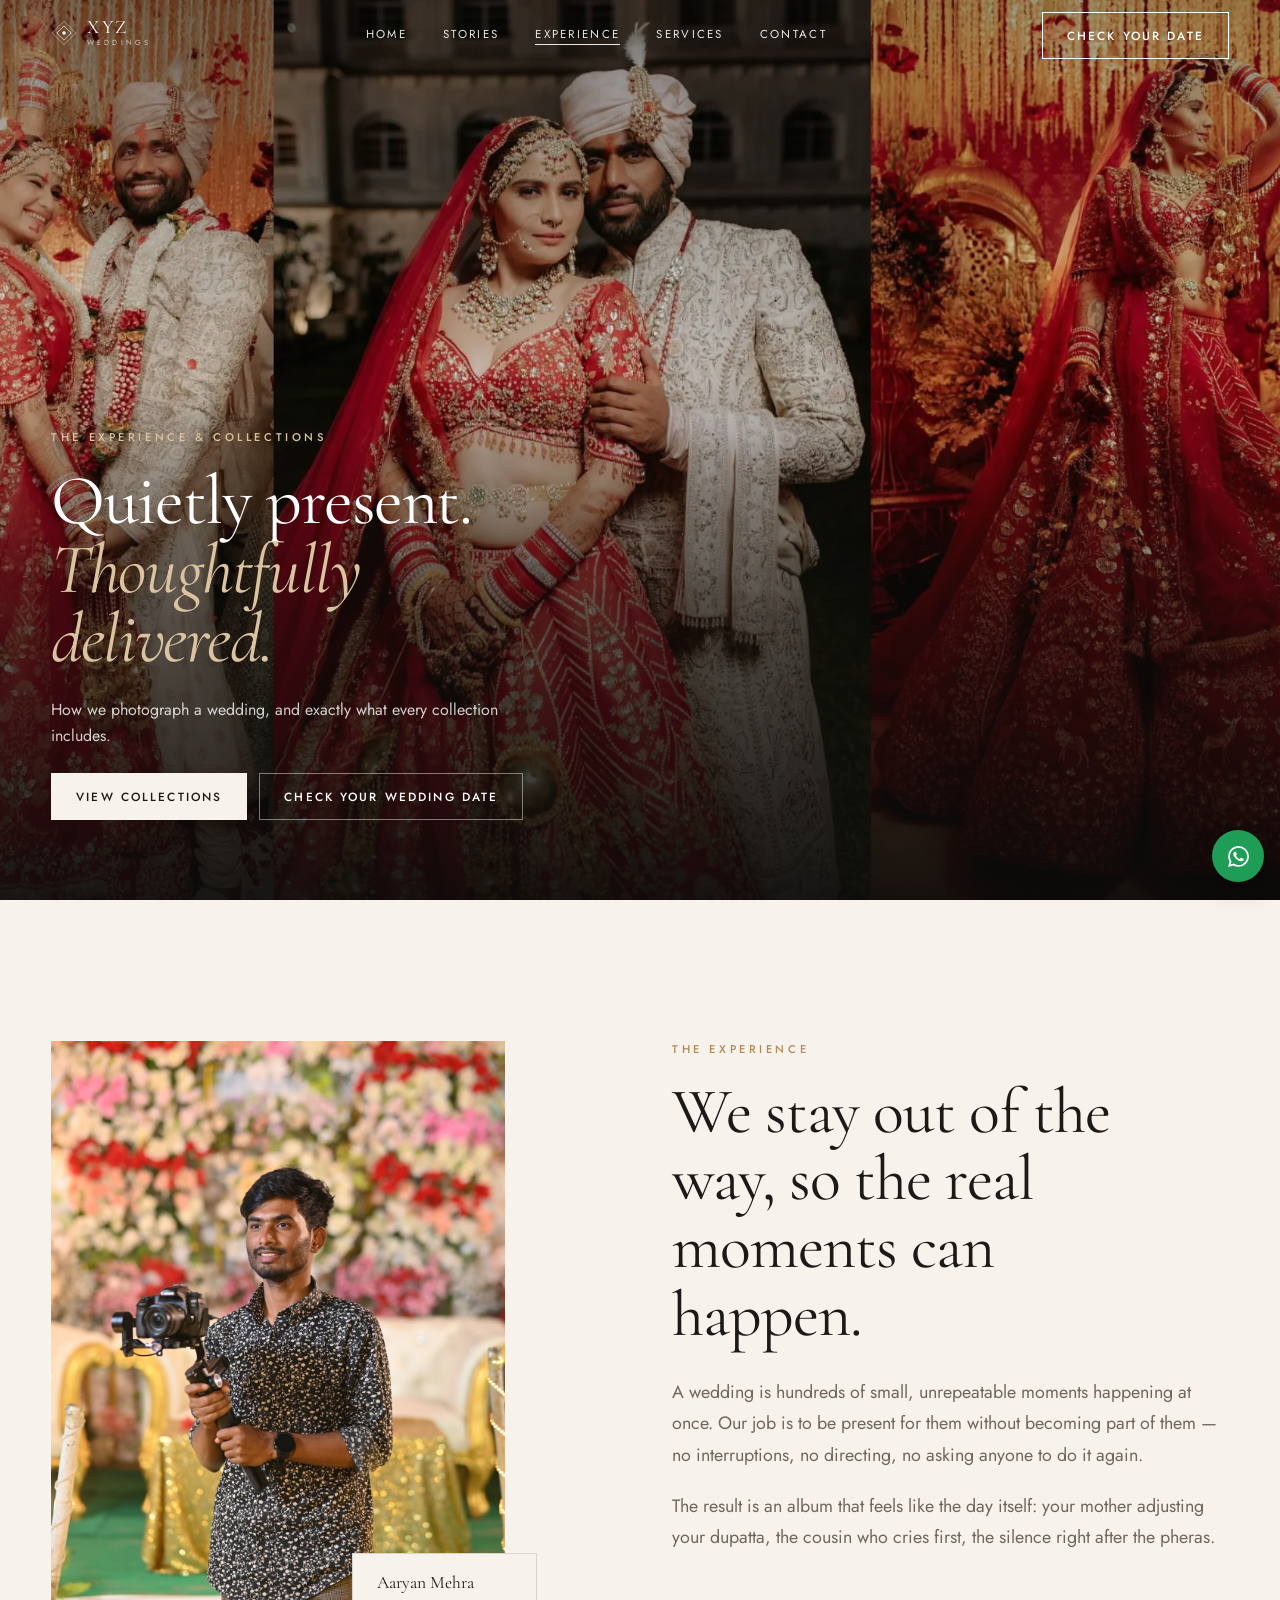
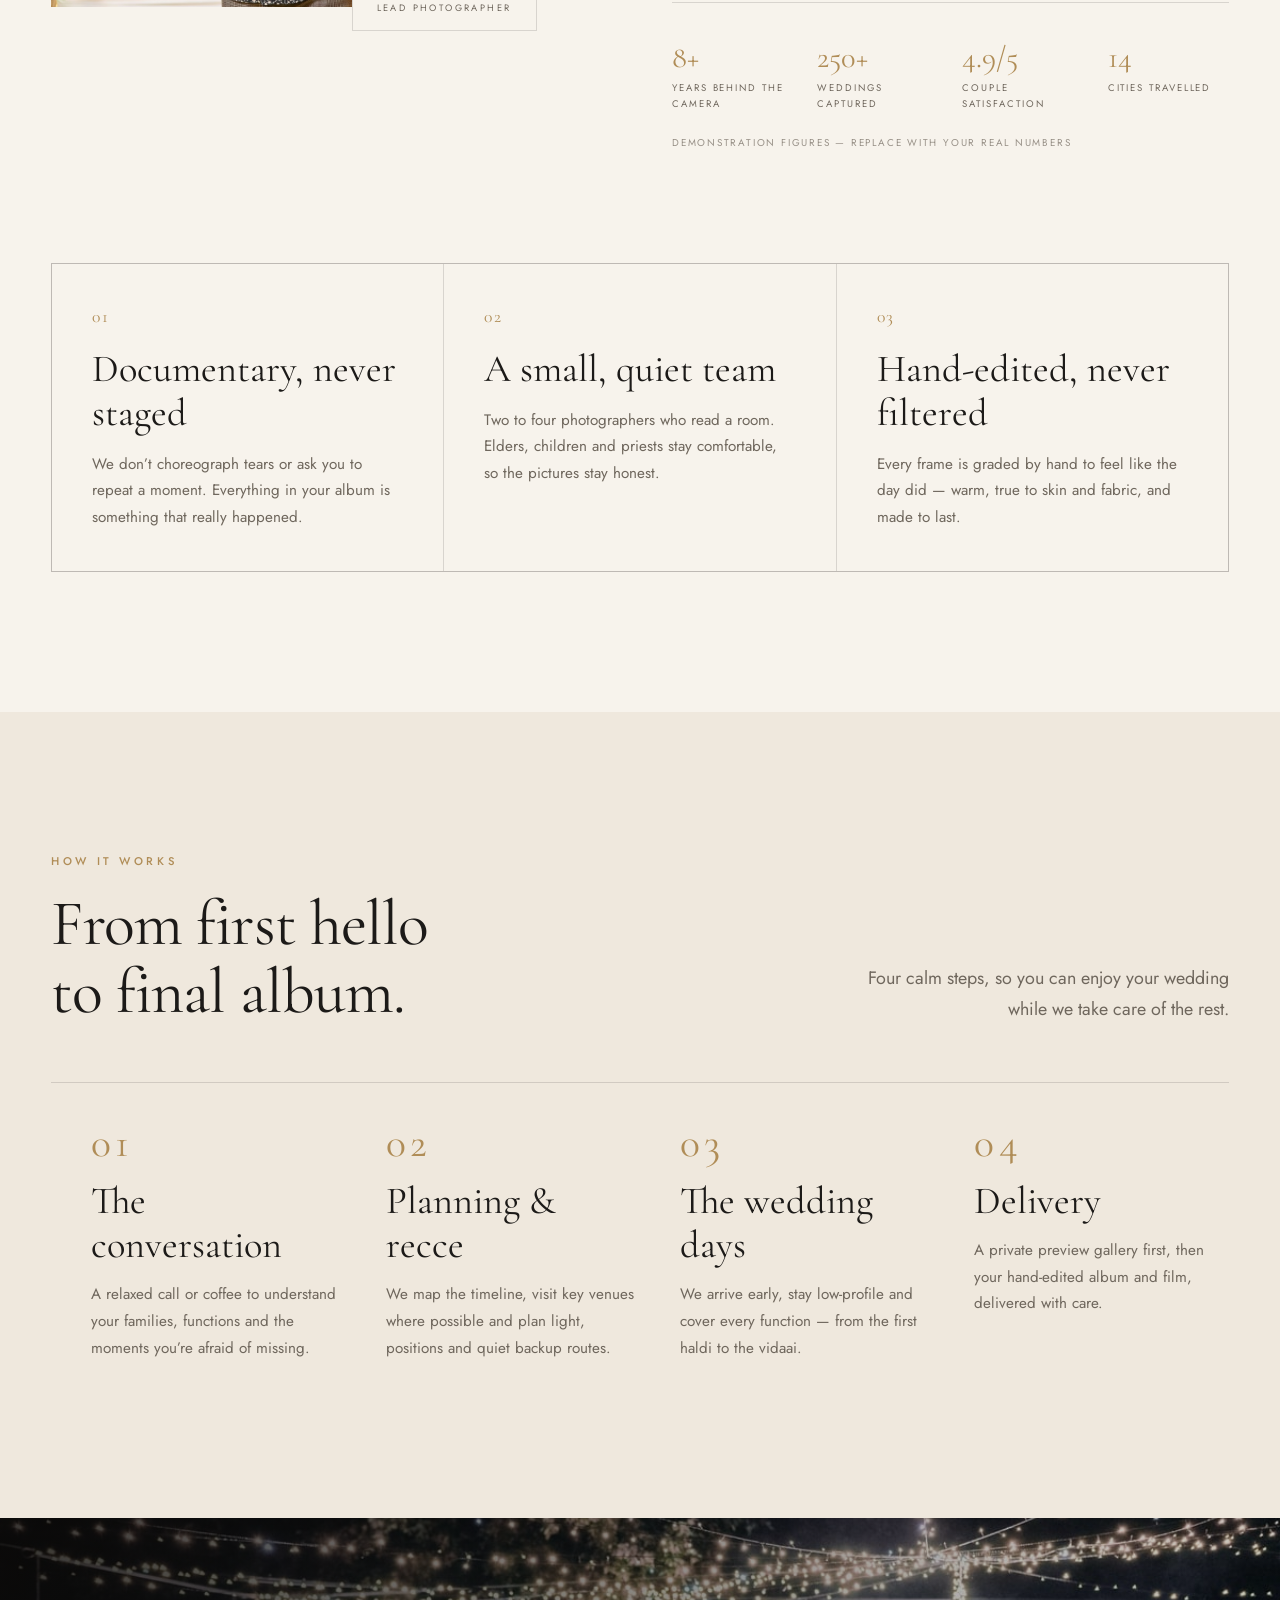
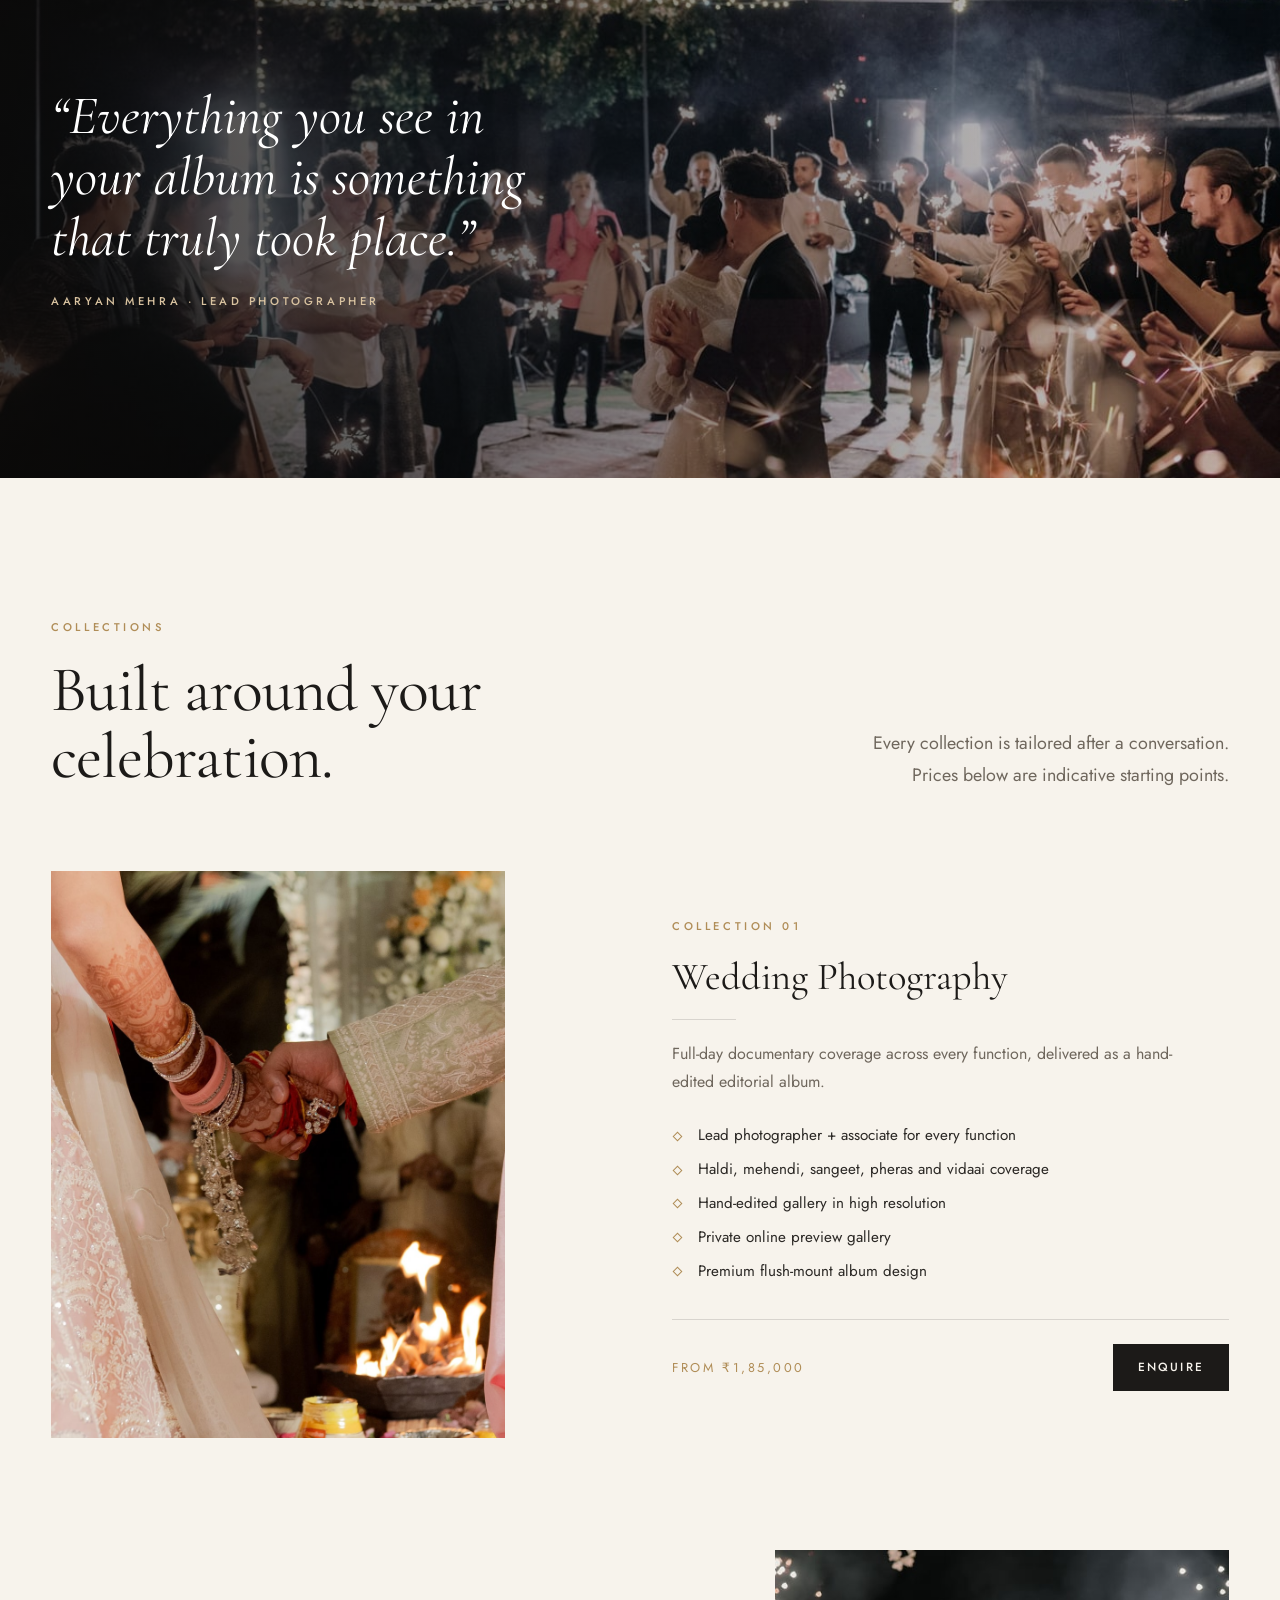
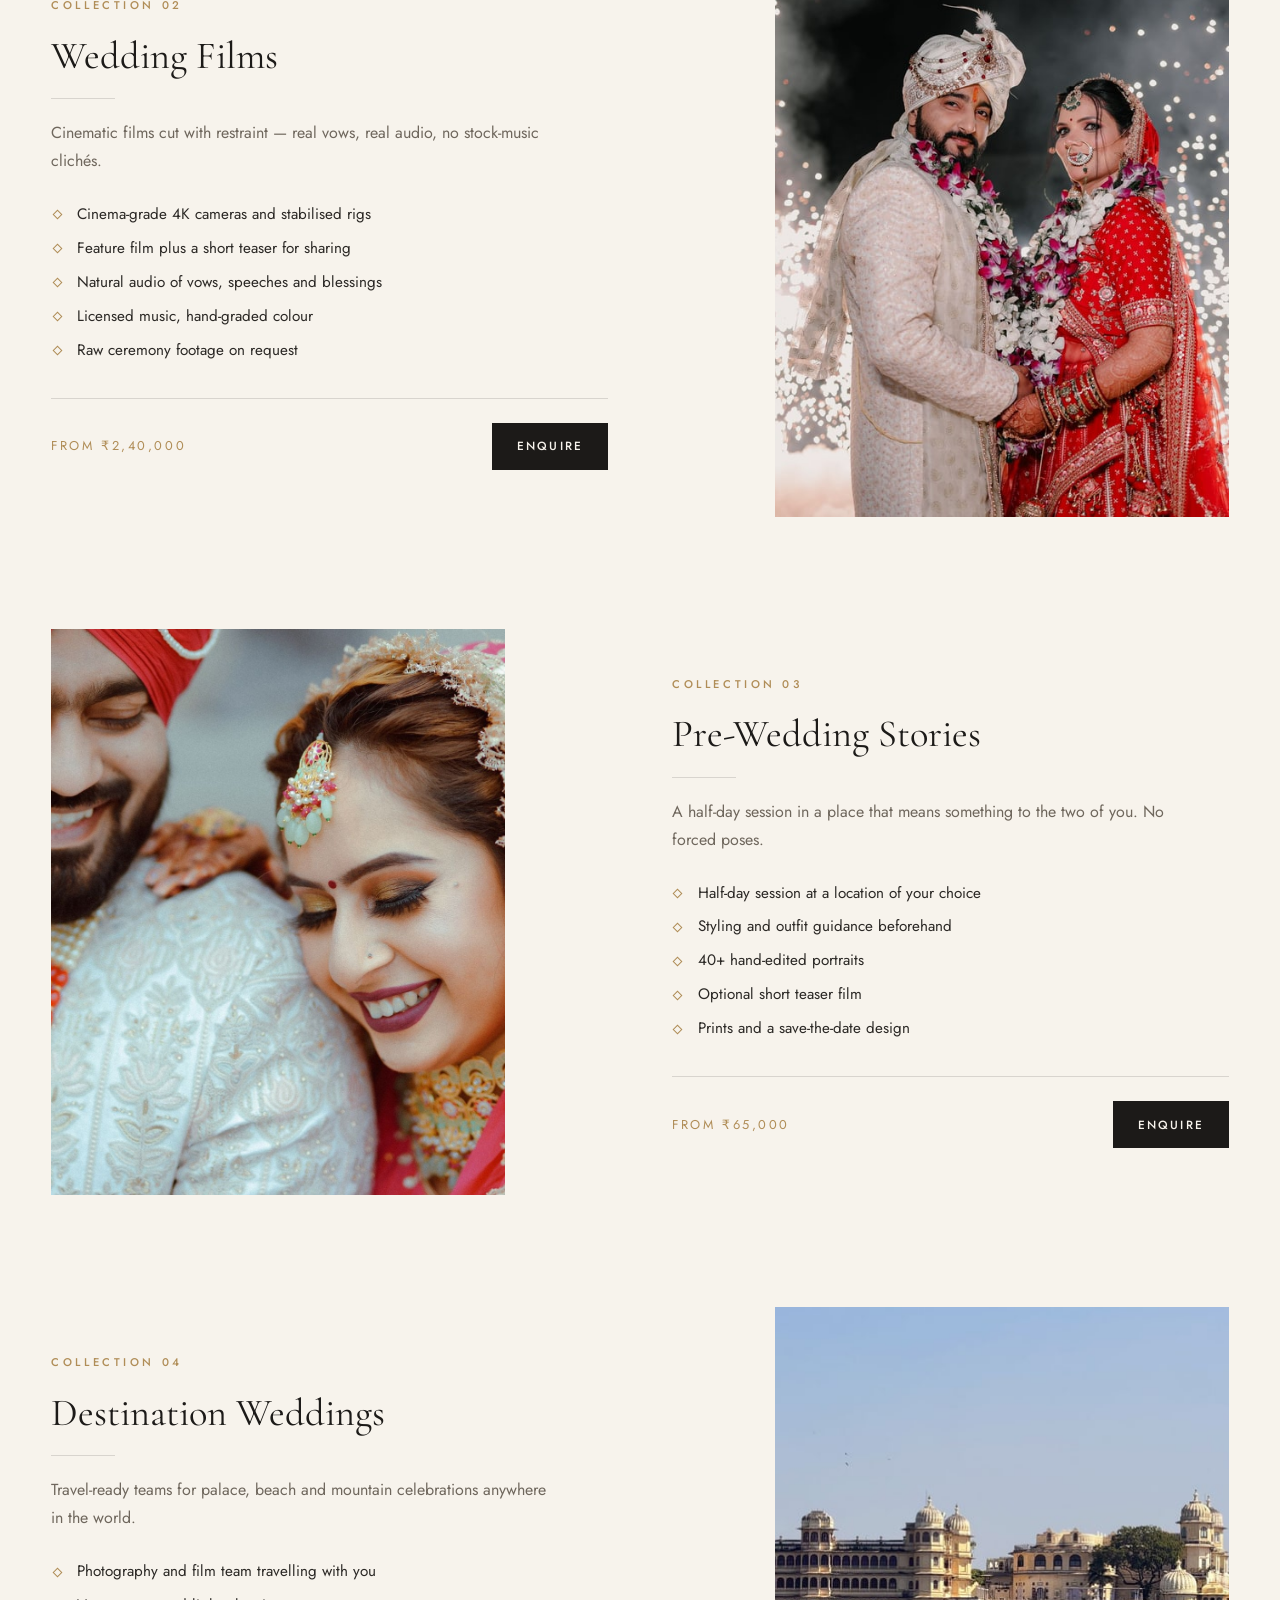
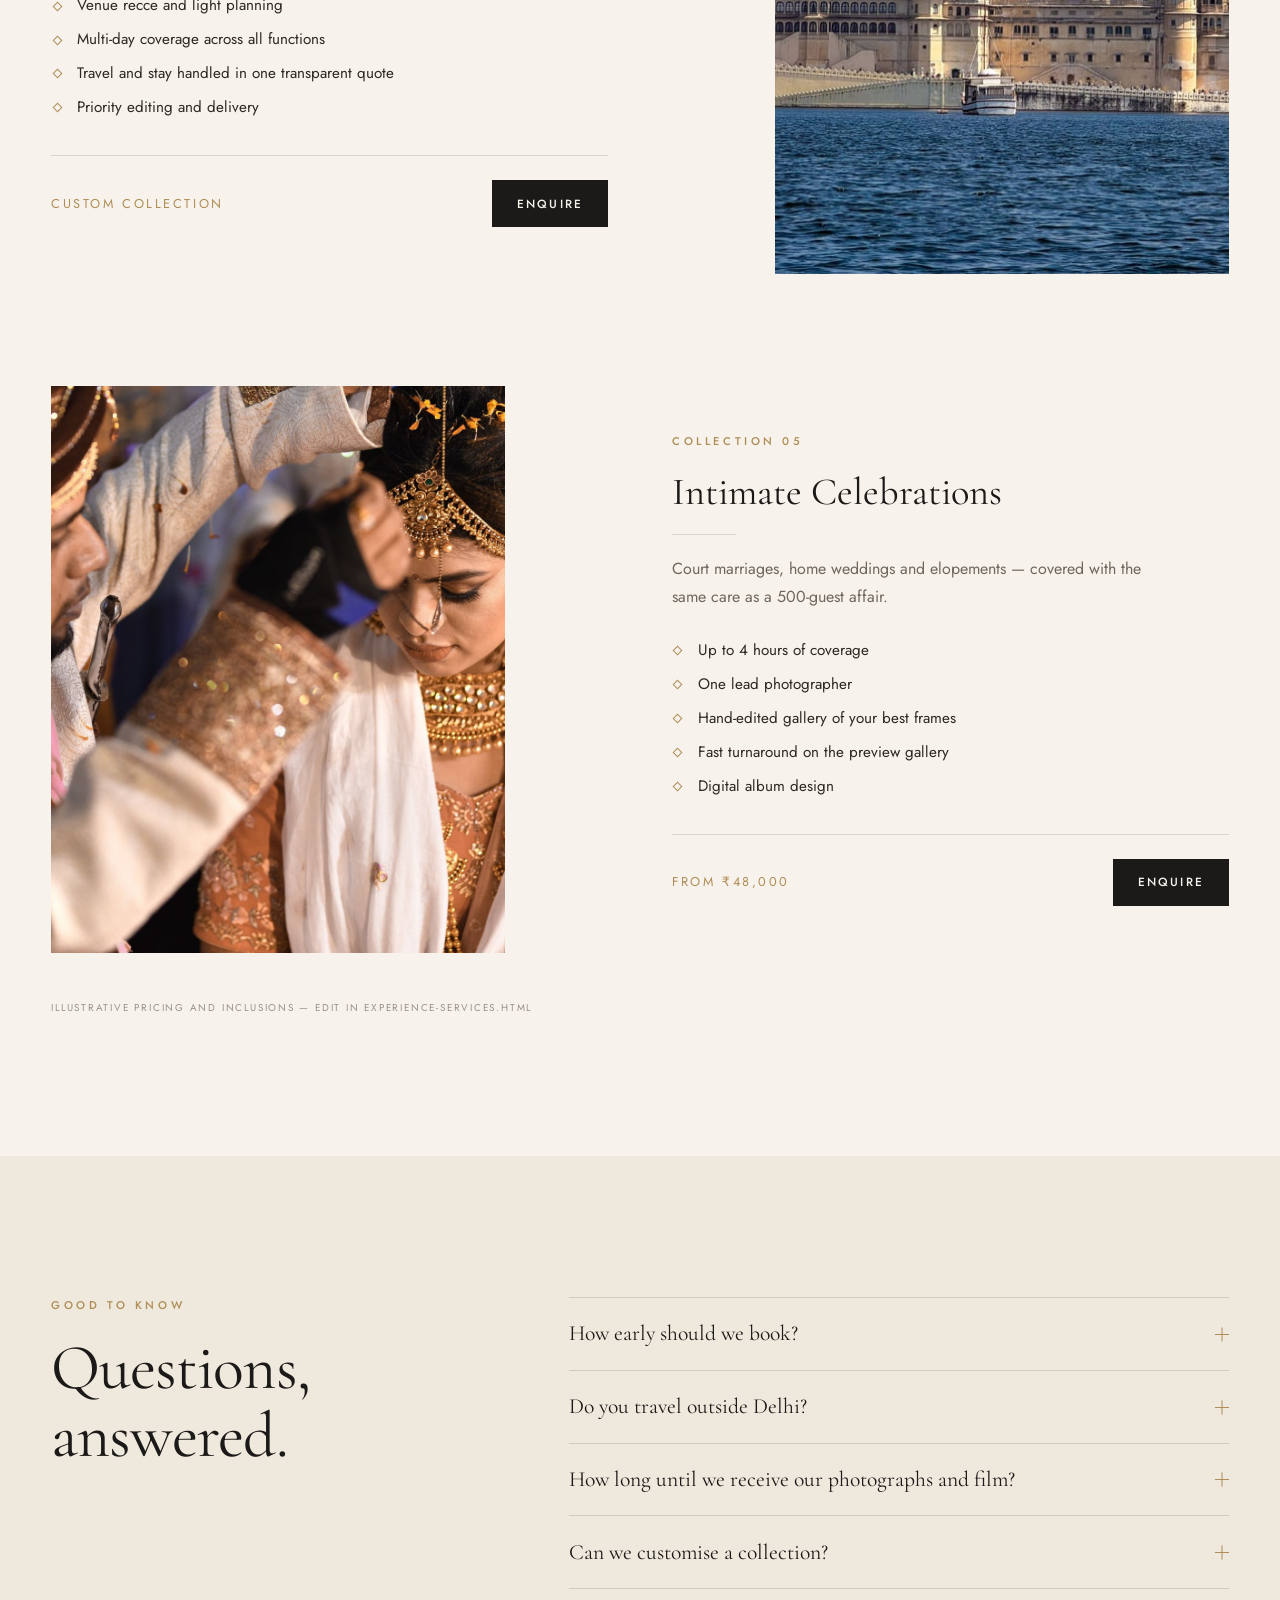
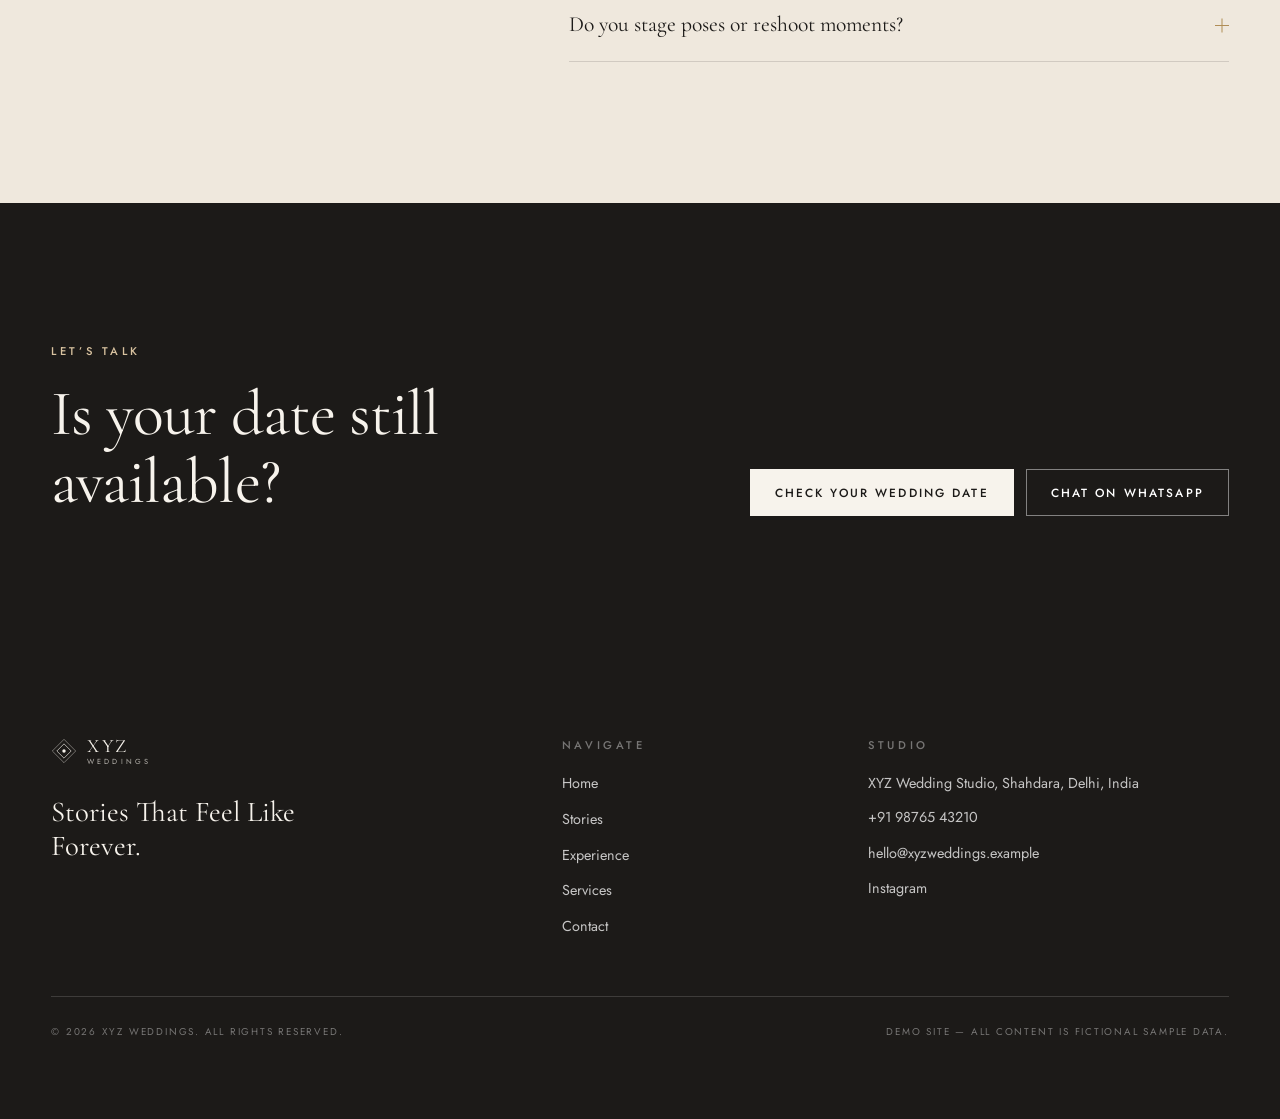
<file: wedding-site/experience-services.html>
<!DOCTYPE html>
<html lang="en">
<head>
  <meta charset="utf-8">
  <meta name="viewport" content="width=device-width, initial-scale=1, viewport-fit=cover">
  <title>Experience &amp; Services — XYZ Weddings</title>
  <meta name="description" content="How XYZ Weddings photographs a wedding, and what every photography, film, pre-wedding, destination and intimate collection includes.">
  <meta name="keywords" content="wedding photography Delhi, luxury wedding photographer India, destination wedding photographer, wedding films">
  <meta name="theme-color" content="#f7f3ec">

  <meta property="og:type" content="website">
  <meta property="og:site_name" content="XYZ Weddings">
  <meta property="og:locale" content="en_IN">
  <meta property="og:title" content="Experience &amp; Services — XYZ Weddings">
  <meta property="og:description" content="Luxury documentary wedding photography and films from Delhi, across India and beyond.">
  <meta property="og:image" content="images/og.jpg">
  <meta name="twitter:card" content="summary_large_image">

  <link rel="icon" href="images/icon.svg" type="image/svg+xml">
  <link rel="preconnect" href="https://fonts.googleapis.com">
  <link rel="preconnect" href="https://fonts.gstatic.com" crossorigin>
  <link href="https://fonts.googleapis.com/css2?family=Cormorant+Garamond:ital,wght@0,300;0,400;0,500;0,600;1,300;1,400;1,500;1,600&family=Jost:wght@300;400;500&display=swap" rel="stylesheet">
      <link rel="stylesheet" href="css/style.css">
  <script>document.documentElement.classList.add("js");</script>

  </head>
<body>
  <a href="#experience" class="sr-only skip-link">Skip to content</a>

  <!-- ============ HEADER ============ -->
  <header class="site-header" id="site-header">
    <nav class="nav shell" aria-label="Primary">
      <a href="index.html" class="brand-link">
        <span class="logo" aria-label="XYZ Weddings">
            <svg width="26" height="26" viewBox="0 0 32 32" fill="none" aria-hidden="true">
              <path d="M16 1.6 30.4 16 16 30.4 1.6 16 16 1.6Z" stroke="currentColor" stroke-width="0.9" opacity="0.55"/>
              <path d="M16 7.2 24.8 16 16 24.8 7.2 16 16 7.2Z" stroke="currentColor" stroke-width="0.9" opacity="0.9"/>
              <circle cx="16" cy="16" r="2.1" fill="currentColor"/>
            </svg>
            <span class="logo-text"><span class="logo-mark">XYZ</span><span class="logo-sub">Weddings</span></span>
          </span>
        <span class="sr-only">XYZ Weddings — home</span>
      </a>

      <ul class="nav-links">
          <li><a href="index.html" class="link-underline">Home</a></li>
          <li><a href="index.html#stories" class="link-underline">Stories</a></li>
          <li><a href="#experience" class="link-underline" data-active="true">Experience</a></li>
          <li><a href="#services" class="link-underline">Services</a></li>
          <li><a href="index.html#contact" class="link-underline">Contact</a></li>
      </ul>

      <div class="nav-actions">
        <a href="index.html#contact" class="btn nav-cta"><span>Check Your Date</span></a>
        <button type="button" class="menu-btn" id="menu-open" aria-label="Open menu" aria-expanded="false" aria-controls="mobile-menu"><svg width="18" height="18" viewBox="0 0 24 24" fill="none" stroke="currentColor" stroke-width="1.4" stroke-linecap="round" stroke-linejoin="round" aria-hidden="true"><path d="M4 6h16M4 12h16M4 18h16"/></svg></button>
      </div>
    </nav>
  </header>

  <!-- Mobile menu -->
  <div class="mobile-menu" id="mobile-menu" aria-hidden="true">
    <div class="mobile-menu-inner">
      <div class="shell mobile-menu-top">
        <span class="logo" aria-label="XYZ Weddings">
            <svg width="26" height="26" viewBox="0 0 32 32" fill="none" aria-hidden="true">
              <path d="M16 1.6 30.4 16 16 30.4 1.6 16 16 1.6Z" stroke="currentColor" stroke-width="0.9" opacity="0.55"/>
              <path d="M16 7.2 24.8 16 16 24.8 7.2 16 16 7.2Z" stroke="currentColor" stroke-width="0.9" opacity="0.9"/>
              <circle cx="16" cy="16" r="2.1" fill="currentColor"/>
            </svg>
            <span class="logo-text"><span class="logo-mark">XYZ</span><span class="logo-sub">Weddings</span></span>
          </span>
        <button type="button" class="menu-close" id="menu-close" aria-label="Close menu"><svg width="18" height="18" viewBox="0 0 24 24" fill="none" stroke="currentColor" stroke-width="1.4" stroke-linecap="round" stroke-linejoin="round" aria-hidden="true"><path d="M18 6 6 18M6 6l12 12"/></svg></button>
      </div>
      <nav class="shell mobile-nav" aria-label="Mobile">
        <ul>
          <li style="--i:0"><a href="index.html" data-close-menu>Home<span class="eyebrow text-gold">01</span></a></li>
          <li style="--i:1"><a href="index.html#stories" data-close-menu>Stories<span class="eyebrow text-gold">02</span></a></li>
          <li style="--i:2"><a href="#experience" data-close-menu>Experience<span class="eyebrow text-gold">03</span></a></li>
          <li style="--i:3"><a href="#services" data-close-menu>Services<span class="eyebrow text-gold">04</span></a></li>
          <li style="--i:4"><a href="index.html#contact" data-close-menu>Contact<span class="eyebrow text-gold">05</span></a></li>
        </ul>
      </nav>
      <div class="shell mobile-menu-foot">
        <a href="index.html#contact" class="btn btn-solid" data-close-menu><span>Check Your Wedding Date</span></a>
        <p class="mobile-phone">+91 98765 43210</p>
      </div>
    </div>
  </div>

  <main>
    <!-- ============ PAGE HERO ============ -->
    <section id="home" class="hero hero--page">
      <div class="hero-media" id="hero-media">
        <img class="img-fill hero-img" src="images/Untitled-design-1-2048x1152.webp" width="2048" height="1152" fetchpriority="high" decoding="async"
             alt="Wedding photography by XYZ Weddings">
        <div class="hero-shade"></div>
      </div>
      <div class="hero-content" id="hero-content">
        <div class="shell">
          <p class="eyebrow text-goldsoft hero-in" style="--d:.4s;--rise:18px">The Experience &amp; Collections</p>
          <h1 class="display-xl hero-title hero-in" style="--d:.55s;--rise:30px">
            Quietly present.
            <em>Thoughtfully delivered.</em>
          </h1>
          <p class="hero-lead hero-in" style="--d:.75s;--rise:24px;margin-top:1.5rem">How we photograph a wedding, and exactly what every collection includes.</p>
          <div class="hero-actions hero-in" style="--d:.9s;--rise:24px">
            <a href="#services" class="btn btn-light"><span>View Collections</span></a>
            <a href="index.html#contact" class="btn btn-ghost-white"><span>Check Your Wedding Date</span></a>
          </div>
        </div>
      </div>
    </section>

    <!-- ============ EXPERIENCE ============ -->
    <section id="experience" class="section-pad bg-ivory">
      <div class="shell exp-grid">
        <div class="exp-photo reveal">
          <div class="wrap">
            <div class="frame"><img class="img-fill" src="images/about-photographer.jpg" alt="Photographer observing a wedding ritual from a respectful distance" loading="lazy" decoding="async"></div>
            <div class="exp-badge">
              <p class="name">Aaryan Mehra</p>
              <p class="role">Lead Photographer</p>
            </div>
          </div>
        </div>
        <div class="exp-text">
          <div class="reveal"><p class="eyebrow text-gold">The Experience</p></div>
          <div class="reveal" style="--delay:.08s">
            <h2 class="display-lg">We stay out of the way, so the real moments can happen.</h2>
          </div>
          <div class="reveal exp-lead" style="--delay:.14s">
            <p class="body-lg">A wedding is hundreds of small, unrepeatable moments happening at once. Our job is to be present for them without becoming part of them — no interruptions, no directing, no asking anyone to do it again.</p>
          </div>
          <div class="reveal" style="--delay:.2s">
            <p class="body-lg">The result is an album that feels like the day itself: your mother adjusting your dupatta, the cousin who cries first, the silence right after the pheras.</p>
          </div>
          <div class="reveal" style="--delay:.26s">
            <dl class="stats">
              <div><dt>8+</dt><dd>Years Behind the Camera</dd></div>
              <div><dt>250+</dt><dd>Weddings Captured</dd></div>
              <div><dt>4.9/5</dt><dd>Couple Satisfaction</dd></div>
              <div><dt>14</dt><dd>Cities Travelled</dd></div>
            </dl>
            <p class="note muted">Demonstration figures — replace with your real numbers</p>
          </div>
        </div>
      </div>

      <div class="shell">
        <div class="pillars">
          <div class="pillar reveal" style="--delay:0.00s">
            <span class="pillar-n">01</span>
            <h3 class="display-md">Documentary, never staged</h3>
            <p class="body-lg">We don’t choreograph tears or ask you to repeat a moment. Everything in your album is something that really happened.</p>
          </div>
          <div class="pillar reveal" style="--delay:0.08s">
            <span class="pillar-n">02</span>
            <h3 class="display-md">A small, quiet team</h3>
            <p class="body-lg">Two to four photographers who read a room. Elders, children and priests stay comfortable, so the pictures stay honest.</p>
          </div>
          <div class="pillar reveal" style="--delay:0.16s">
            <span class="pillar-n">03</span>
            <h3 class="display-md">Hand-edited, never filtered</h3>
            <p class="body-lg">Every frame is graded by hand to feel like the day did — warm, true to skin and fabric, and made to last.</p>
          </div>
        </div>
      </div>
    </section>

    <!-- ============ PROCESS ============ -->
    <section id="process" class="section-pad bg-cream">
      <div class="shell">
        <div class="section-head">
          <div class="reveal">
            <p class="eyebrow text-gold">How It Works</p>
            <h2 class="display-lg" style="max-width:14ch">From first hello to final album.</h2>
          </div>
          <div class="reveal align-end" style="--delay:.1s">
            <p class="body-lg">Four calm steps, so you can enjoy your wedding while we take care of the rest.</p>
          </div>
        </div>
        <ol class="process">
          <li class="step reveal" style="--delay:0.00s">
            <span class="step-n">01</span>
            <h3 class="display-md">The conversation</h3>
            <p class="body-lg">A relaxed call or coffee to understand your families, functions and the moments you’re afraid of missing.</p>
          </li>
          <li class="step reveal" style="--delay:0.08s">
            <span class="step-n">02</span>
            <h3 class="display-md">Planning &amp; recce</h3>
            <p class="body-lg">We map the timeline, visit key venues where possible and plan light, positions and quiet backup routes.</p>
          </li>
          <li class="step reveal" style="--delay:0.16s">
            <span class="step-n">03</span>
            <h3 class="display-md">The wedding days</h3>
            <p class="body-lg">We arrive early, stay low-profile and cover every function — from the first haldi to the vidaai.</p>
          </li>
          <li class="step reveal" style="--delay:0.24s">
            <span class="step-n">04</span>
            <h3 class="display-md">Delivery</h3>
            <p class="body-lg">A private preview gallery first, then your hand-edited album and film, delivered with care.</p>
          </li>
        </ol>
      </div>
    </section>

    <!-- ============ IMAGE BAND ============ -->
    <section class="band" aria-label="Our team at work">
      <div class="band-media"><img class="img-fill" src="images/gallery-celebration.jpg" alt="The XYZ Weddings team photographing a wedding celebration" loading="lazy" decoding="async"></div>
      <div class="band-shade"></div>
      <div class="shell band-text reveal">
        <p class="font-display band-quote">&ldquo;Everything you see in your album is something that truly took place.&rdquo;</p>
        <p class="eyebrow text-goldsoft">Aaryan Mehra &middot; Lead Photographer</p>
      </div>
    </section>

    <!-- ============ SERVICES ============ -->
    <section id="services" class="section-pad bg-ivory">
      <div class="shell">
        <div class="section-head">
          <div class="reveal">
            <p class="eyebrow text-gold">Collections</p>
            <h2 class="display-lg" style="max-width:16ch">Built around your celebration.</h2>
          </div>
          <div class="reveal align-end" style="--delay:.1s">
            <p class="body-lg">Every collection is tailored after a conversation. Prices below are indicative starting points.</p>
          </div>
        </div>

        <div class="svc-list">
        <article class="svc-detail" id="wedding-photography">
          <div class="svc-photo reveal">
            <div class="svc-frame"><img class="img-fill" src="images/service-photography.jpg" alt="Photographer capturing a bride and groom during a wedding ritual" loading="lazy" decoding="async"></div>
          </div>
          <div class="svc-text reveal" style="--delay:.08s">
            <p class="eyebrow text-gold">Collection 01</p>
            <h3 class="display-md">Wedding Photography</h3>
            <div class="rule"></div>
            <p class="body-lg">Full-day documentary coverage across every function, delivered as a hand-edited editorial album.</p>
            <ul class="incl">
                <li>Lead photographer + associate for every function</li>
                <li>Haldi, mehendi, sangeet, pheras and vidaai coverage</li>
                <li>Hand-edited gallery in high resolution</li>
                <li>Private online preview gallery</li>
                <li>Premium flush-mount album design</li>
            </ul>
            <div class="svc-foot">
              <span class="service-price svc-price">From ₹1,85,000</span>
              <a href="index.html#contact" class="btn btn-solid"><span>Enquire</span></a>
            </div>
          </div>
        </article>
        <article class="svc-detail flip" id="wedding-films">
          <div class="svc-photo reveal">
            <div class="svc-frame"><img class="img-fill" src="images/service-films.jpg" alt="Newlyweds celebrating with sparklers at an evening wedding" loading="lazy" decoding="async"></div>
          </div>
          <div class="svc-text reveal" style="--delay:.08s">
            <p class="eyebrow text-gold">Collection 02</p>
            <h3 class="display-md">Wedding Films</h3>
            <div class="rule"></div>
            <p class="body-lg">Cinematic films cut with restraint — real vows, real audio, no stock-music clichés.</p>
            <ul class="incl">
                <li>Cinema-grade 4K cameras and stabilised rigs</li>
                <li>Feature film plus a short teaser for sharing</li>
                <li>Natural audio of vows, speeches and blessings</li>
                <li>Licensed music, hand-graded colour</li>
                <li>Raw ceremony footage on request</li>
            </ul>
            <div class="svc-foot">
              <span class="service-price svc-price">From ₹2,40,000</span>
              <a href="index.html#contact" class="btn btn-solid"><span>Enquire</span></a>
            </div>
          </div>
        </article>
        <article class="svc-detail" id="pre-wedding-stories">
          <div class="svc-photo reveal">
            <div class="svc-frame"><img class="img-fill" src="images/service-prewedding.jpg" alt="Couple in traditional attire during a pre-wedding session" loading="lazy" decoding="async"></div>
          </div>
          <div class="svc-text reveal" style="--delay:.08s">
            <p class="eyebrow text-gold">Collection 03</p>
            <h3 class="display-md">Pre-Wedding Stories</h3>
            <div class="rule"></div>
            <p class="body-lg">A half-day session in a place that means something to the two of you. No forced poses.</p>
            <ul class="incl">
                <li>Half-day session at a location of your choice</li>
                <li>Styling and outfit guidance beforehand</li>
                <li>40+ hand-edited portraits</li>
                <li>Optional short teaser film</li>
                <li>Prints and a save-the-date design</li>
            </ul>
            <div class="svc-foot">
              <span class="service-price svc-price">From ₹65,000</span>
              <a href="index.html#contact" class="btn btn-solid"><span>Enquire</span></a>
            </div>
          </div>
        </article>
        <article class="svc-detail flip" id="destination-weddings">
          <div class="svc-photo reveal">
            <div class="svc-frame"><img class="img-fill" src="images/service-destination.jpg" alt="Lakeside palace wedding setting at golden hour" loading="lazy" decoding="async"></div>
          </div>
          <div class="svc-text reveal" style="--delay:.08s">
            <p class="eyebrow text-gold">Collection 04</p>
            <h3 class="display-md">Destination Weddings</h3>
            <div class="rule"></div>
            <p class="body-lg">Travel-ready teams for palace, beach and mountain celebrations anywhere in the world.</p>
            <ul class="incl">
                <li>Photography and film team travelling with you</li>
                <li>Venue recce and light planning</li>
                <li>Multi-day coverage across all functions</li>
                <li>Travel and stay handled in one transparent quote</li>
                <li>Priority editing and delivery</li>
            </ul>
            <div class="svc-foot">
              <span class="service-price svc-price">Custom Collection</span>
              <a href="index.html#contact" class="btn btn-solid"><span>Enquire</span></a>
            </div>
          </div>
        </article>
        <article class="svc-detail" id="intimate-celebrations">
          <div class="svc-photo reveal">
            <div class="svc-frame"><img class="img-fill" src="images/service-intimate.jpg" alt="Close-up of a couple&#x27;s hands during an intimate ceremony" loading="lazy" decoding="async"></div>
          </div>
          <div class="svc-text reveal" style="--delay:.08s">
            <p class="eyebrow text-gold">Collection 05</p>
            <h3 class="display-md">Intimate Celebrations</h3>
            <div class="rule"></div>
            <p class="body-lg">Court marriages, home weddings and elopements — covered with the same care as a 500-guest affair.</p>
            <ul class="incl">
                <li>Up to 4 hours of coverage</li>
                <li>One lead photographer</li>
                <li>Hand-edited gallery of your best frames</li>
                <li>Fast turnaround on the preview gallery</li>
                <li>Digital album design</li>
            </ul>
            <div class="svc-foot">
              <span class="service-price svc-price">From ₹48,000</span>
              <a href="index.html#contact" class="btn btn-solid"><span>Enquire</span></a>
            </div>
          </div>
        </article>
        </div>
        <p class="note svc-note">Illustrative pricing and inclusions — edit in experience-services.html</p>
      </div>
    </section>

    <!-- ============ FAQ ============ -->
    <section id="faq" class="section-pad bg-cream">
      <div class="shell faq-grid">
        <div class="reveal">
          <p class="eyebrow text-gold">Good To Know</p>
          <h2 class="display-lg" style="max-width:12ch;margin-top:1.25rem">Questions, answered.</h2>
        </div>
        <div class="faq-list">
        <details class="faq-item reveal" style="--delay:0.00s">
          <summary>How early should we book?<span class="faq-icon" aria-hidden="true"></span></summary>
          <p class="body-lg">Popular dates in peak season fill months ahead, so share your date as soon as it’s fixed. We will confirm availability within a day.</p>
        </details>
        <details class="faq-item reveal" style="--delay:0.05s">
          <summary>Do you travel outside Delhi?<span class="faq-icon" aria-hidden="true"></span></summary>
          <p class="body-lg">Yes. We cover weddings across India and abroad. Travel and stay are included in a single, transparent quote.</p>
        </details>
        <details class="faq-item reveal" style="--delay:0.10s">
          <summary>How long until we receive our photographs and film?<span class="faq-icon" aria-hidden="true"></span></summary>
          <p class="body-lg">You receive a private preview gallery first, followed by the full hand-edited gallery and film. Exact timelines are agreed in your collection.</p>
        </details>
        <details class="faq-item reveal" style="--delay:0.15s">
          <summary>Can we customise a collection?<span class="faq-icon" aria-hidden="true"></span></summary>
          <p class="body-lg">Every collection is tailored after a conversation. Add, remove or extend coverage so it fits your functions and budget.</p>
        </details>
        <details class="faq-item reveal" style="--delay:0.20s">
          <summary>Do you stage poses or reshoot moments?<span class="faq-icon" aria-hidden="true"></span></summary>
          <p class="body-lg">No. We photograph moments as they happen and only guide gently during portraits, so the album stays honest.</p>
        </details>
        </div>
      </div>
    </section>

    <!-- ============ CTA ============ -->
    <section class="section-pad bg-charcoal cta-band">
      <div class="shell cta-inner">
        <div class="reveal">
          <p class="eyebrow text-goldsoft">Let&rsquo;s Talk</p>
          <h2 class="display-lg" style="max-width:16ch;margin-top:1.25rem;color:var(--ivory)">Is your date still available?</h2>
        </div>
        <div class="reveal cta-actions" style="--delay:.1s">
          <a href="index.html#contact" class="btn btn-light"><span>Check Your Wedding Date</span></a>
          <a href="https://wa.me/919876543210?text=Hi%2C%20I%27m%20interested%20in%20wedding%20photography.%20I%27d%20like%20to%20check%20your%20availability." target="_blank" rel="noopener noreferrer" class="btn btn-ghost-white"><span>Chat on WhatsApp</span></a>
        </div>
      </div>
    </section>
  </main>

  <!-- ============ FOOTER ============ -->
  <footer class="site-footer">
    <div class="shell footer-inner">
      <div class="footer-grid">
        <div class="footer-brand">
          <span class="logo" aria-label="XYZ Weddings">
            <svg width="26" height="26" viewBox="0 0 32 32" fill="none" aria-hidden="true">
              <path d="M16 1.6 30.4 16 16 30.4 1.6 16 16 1.6Z" stroke="currentColor" stroke-width="0.9" opacity="0.55"/>
              <path d="M16 7.2 24.8 16 16 24.8 7.2 16 16 7.2Z" stroke="currentColor" stroke-width="0.9" opacity="0.9"/>
              <circle cx="16" cy="16" r="2.1" fill="currentColor"/>
            </svg>
            <span class="logo-text"><span class="logo-mark">XYZ</span><span class="logo-sub">Weddings</span></span>
          </span>
          <p class="footer-tagline">Stories That Feel Like Forever.</p>
        </div>

        <nav class="footer-nav" aria-label="Footer">
          <p class="eyebrow footer-label">Navigate</p>
          <ul>
            <li><a href="index.html" class="link-underline">Home</a></li>
            <li><a href="index.html#stories" class="link-underline">Stories</a></li>
            <li><a href="#experience" class="link-underline">Experience</a></li>
            <li><a href="#services" class="link-underline">Services</a></li>
            <li><a href="index.html#contact" class="link-underline">Contact</a></li>
          </ul>
        </nav>

        <div class="footer-studio">
          <p class="eyebrow footer-label">Studio</p>
          <address>
            <span>XYZ Wedding Studio, Shahdara, Delhi, India</span>
            <a class="link-underline" href="tel:+919876543210">+91 98765 43210</a>
            <a class="link-underline break-all" href="mailto:hello@xyzweddings.example">hello@xyzweddings.example</a>
            <a class="link-underline" href="https://instagram.com/" target="_blank" rel="noopener noreferrer">Instagram</a>
          </address>
        </div>
      </div>

      <div class="footer-bottom note">
        <p>© <span id="year">2026</span> XYZ Weddings. All rights reserved.</p>
        <p>Demo site — all content is fictional sample data.</p>
      </div>
    </div>
  </footer>

  <!-- ============ WHATSAPP FLOATING BUTTON ============ -->
  <a href="https://wa.me/919876543210?text=Hi%2C%20I%27m%20interested%20in%20wedding%20photography.%20I%27d%20like%20to%20check%20your%20availability." id="wa-float" class="wa-btn" target="_blank" rel="noopener noreferrer" aria-label="Chat with XYZ Weddings on WhatsApp">
    <svg width="25" height="25" viewBox="0 0 24 24" fill="currentColor" aria-hidden="true"><path d="M12.04 2C6.58 2 2.13 6.45 2.13 11.91c0 1.75.46 3.46 1.32 4.96L2 22l5.25-1.38a9.9 9.9 0 0 0 4.79 1.22h.01c5.46 0 9.91-4.45 9.91-9.91 0-2.65-1.03-5.14-2.9-7.01A9.82 9.82 0 0 0 12.04 2Zm0 18.13h-.01a8.2 8.2 0 0 1-4.18-1.15l-.3-.18-3.11.82.83-3.04-.2-.31a8.18 8.18 0 0 1-1.26-4.36c0-4.54 3.7-8.23 8.24-8.23 2.2 0 4.26.86 5.82 2.41a8.17 8.17 0 0 1 2.41 5.82c0 4.54-3.7 8.22-8.24 8.22Zm4.52-6.16c-.25-.12-1.47-.72-1.69-.81-.23-.08-.39-.12-.56.13-.16.24-.64.8-.79.97-.14.16-.29.18-.54.06-.25-.13-1.05-.39-1.99-1.23-.74-.66-1.23-1.47-1.38-1.72-.14-.25-.01-.38.11-.5.11-.11.25-.29.37-.43.13-.15.17-.25.25-.41.08-.17.04-.31-.02-.43-.06-.12-.56-1.34-.76-1.84-.2-.48-.41-.42-.56-.43h-.48c-.17 0-.43.06-.66.31-.23.25-.86.85-.86 2.07s.89 2.4 1.01 2.56c.12.17 1.74 2.66 4.22 3.73.59.25 1.05.4 1.41.52.59.19 1.13.16 1.56.1.47-.07 1.47-.6 1.67-1.18.21-.58.21-1.07.15-1.18-.06-.1-.23-.16-.48-.29Z"/></svg>
  </a>

  <script src="js/main.js"></script>
</body>
</html>
</file>
<file: wedding-site/css/style.css>
/* ==========================================================================
   XYZ Weddings — Luxury Wedding Photography
   Plain CSS (no framework). Sections are in page order.
   ========================================================================== */

/* ---------- 1. Tokens ---------- */
:root {
  --ivory: #f7f3ec;
  --cream: #efe8dd;
  --charcoal: #1c1a18;
  --ink: #2b2825;
  --muted: #6f675d;
  --gold: #b08d57;
  --gold-soft: #d9c3a0;
  --line: rgba(28, 26, 24, 0.14);

  --font-display: "Cormorant Garamond", "Times New Roman", serif;
  --font-sans: "Jost", ui-sans-serif, system-ui, sans-serif;

  --ease: cubic-bezier(0.22, 1, 0.36, 1);
}

/* ---------- 2. Base ---------- */
*,
*::before,
*::after {
  box-sizing: border-box;
}

* {
  min-width: 0;
}

html {
  scroll-behavior: smooth;
  scroll-padding-top: 86px;
  -webkit-text-size-adjust: 100%;
}

body {
  margin: 0;
  background: var(--ivory);
  color: var(--charcoal);
  font-family: var(--font-sans);
  line-height: 1.5;
  /* `clip` (not `hidden`) so position: sticky keeps working. */
  overflow-x: clip;
  -webkit-font-smoothing: antialiased;
}

body.menu-open {
  overflow: hidden;
}

img,
picture,
svg {
  display: block;
  max-width: 100%;
}

a {
  color: inherit;
  text-decoration: none;
}

h1,
h2,
h3,
p,
figure,
blockquote,
ul,
dl,
dd {
  margin: 0;
}

ul {
  padding: 0;
  list-style: none;
}

button {
  font: inherit;
  color: inherit;
  background: none;
  border: 0;
  padding: 0;
  cursor: pointer;
}

input,
textarea,
select {
  font: inherit;
}

::selection {
  background: var(--gold-soft);
  color: var(--charcoal);
}

:focus-visible {
  outline: 2px solid var(--gold);
  outline-offset: 3px;
  border-radius: 2px;
}

.sr-only {
  position: absolute;
  width: 1px;
  height: 1px;
  padding: 0;
  margin: -1px;
  overflow: hidden;
  clip: rect(0, 0, 0, 0);
  white-space: nowrap;
  border: 0;
}

.skip-link:focus {
  position: fixed;
  left: 1rem;
  top: 1rem;
  z-index: 70;
  width: auto;
  height: auto;
  margin: 0;
  clip: auto;
  padding: 0.5rem 1rem;
  background: var(--charcoal);
  color: var(--ivory);
}

/* ---------- 3. Utilities & type ---------- */
.shell {
  width: 100%;
  max-width: 1360px;
  margin-inline: auto;
  padding-inline: clamp(1.15rem, 4vw, 3.5rem);
}

.section-pad {
  padding-block: clamp(4.5rem, 11vw, 9.5rem);
}

.bg-ivory { background: var(--ivory); }
.bg-cream { background: var(--cream); }
.bg-charcoal { background: var(--charcoal); }

.text-gold { color: var(--gold); }
.text-goldsoft { color: var(--gold-soft); }

.font-display {
  font-family: var(--font-display);
  font-weight: 400;
}

.eyebrow {
  font-size: clamp(0.6rem, 1.6vw, 0.7rem);
  letter-spacing: 0.32em;
  text-transform: uppercase;
  font-weight: 500;
}

.display-xl {
  font-family: var(--font-display);
  font-size: clamp(2.6rem, 8.5vw, 6.4rem);
  line-height: 0.98;
  letter-spacing: -0.02em;
  font-weight: 400;
}

.display-lg {
  font-family: var(--font-display);
  font-size: clamp(2rem, 5.4vw, 4rem);
  line-height: 1.06;
  letter-spacing: -0.015em;
  font-weight: 400;
}

.display-md {
  font-family: var(--font-display);
  font-size: clamp(1.5rem, 3.4vw, 2.4rem);
  line-height: 1.15;
  font-weight: 400;
}

.body-lg {
  font-size: clamp(0.98rem, 1.5vw, 1.12rem);
  line-height: 1.75;
  color: var(--muted);
}

.rule {
  height: 1px;
  background: var(--line);
  width: 100%;
}

.note {
  font-size: 0.62rem;
  letter-spacing: 0.18em;
  text-transform: uppercase;
  line-height: 1.5;
}

.link-underline {
  position: relative;
  padding-bottom: 2px;
  display: inline-block;
}
.link-underline::after {
  content: "";
  position: absolute;
  left: 0;
  bottom: 0;
  width: 100%;
  height: 1px;
  background: currentColor;
  transform: scaleX(0);
  transform-origin: right;
  transition: transform 0.45s var(--ease);
}
.link-underline:hover::after,
.link-underline[data-active="true"]::after {
  transform: scaleX(1);
  transform-origin: left;
}

.img-fill {
  position: absolute;
  inset: 0;
  width: 100%;
  height: 100%;
  object-fit: cover;
}

/* Buttons */
.btn {
  display: inline-flex;
  align-items: center;
  justify-content: center;
  gap: 0.6rem;
  min-height: 46px;
  padding: 0.85rem 1.5rem;
  font-size: 0.74rem;
  letter-spacing: 0.18em;
  text-transform: uppercase;
  font-weight: 500;
  border: 1px solid transparent;
  transition: background-color 0.4s ease, color 0.4s ease,
    border-color 0.4s ease, transform 0.4s ease;
}
.btn:disabled {
  opacity: 0.6;
  cursor: not-allowed;
}

.btn-solid {
  background: var(--charcoal);
  color: var(--ivory);
}
.btn-solid:hover:not(:disabled) {
  background: var(--gold);
  color: #fff;
}

.btn-light {
  background: var(--ivory);
  color: var(--charcoal);
}
.btn-light:hover {
  background: var(--gold);
  color: #fff;
}

.btn-ghost-white {
  border-color: rgba(255, 255, 255, 0.45);
  color: #fff;
}
.btn-ghost-white:hover {
  background: #fff;
  color: var(--charcoal);
}

.btn-outline-dark {
  border-color: rgba(28, 26, 24, 0.3);
  color: var(--charcoal);
}
.btn-outline-dark:hover {
  background: var(--charcoal);
  color: var(--ivory);
}

/* ---------- 4. Scroll reveal ---------- */
.js .reveal {
  opacity: 0;
  transform: translateY(26px);
  transition: opacity 0.85s var(--ease), transform 0.85s var(--ease);
  transition-delay: var(--delay, 0s);
}
.js .reveal.is-visible {
  opacity: 1;
  transform: none;
}

/* ---------- 5. Header / navigation ---------- */
.site-header {
  position: fixed;
  inset: 0 0 auto 0;
  z-index: 50;
  padding-top: calc(12px + env(safe-area-inset-top));
  padding-bottom: 1rem;
  border-bottom: 1px solid transparent;
  transition: background-color 0.5s, backdrop-filter 0.5s, border-color 0.5s,
    padding 0.5s;
}
@media (min-width: 768px) {
  .site-header {
    padding-bottom: 1.5rem;
  }
}
.site-header.is-scrolled {
  padding-bottom: 0.625rem;
  border-bottom-color: var(--line);
  background: rgba(247, 243, 236, 0.86);
  -webkit-backdrop-filter: blur(12px);
  backdrop-filter: blur(12px);
}

.nav {
  display: flex;
  align-items: center;
  justify-content: space-between;
  gap: 1rem;
}

.brand-link {
  color: #fff;
  transition: color 0.5s;
}
.is-scrolled .brand-link {
  color: var(--charcoal);
}

/* Logo */
.logo {
  display: inline-flex;
  align-items: center;
  gap: 0.625rem;
  line-height: 1;
}
.logo svg {
  flex-shrink: 0;
}
.logo-text {
  display: flex;
  flex-direction: column;
}
.logo-mark {
  font-family: var(--font-display);
  letter-spacing: 0.14em;
  font-size: 1.18rem;
  transition: font-size 0.5s;
}
.is-scrolled .logo-mark {
  font-size: 1.02rem;
}
.logo-sub {
  font-size: 0.46rem;
  margin-top: 2px;
  text-transform: uppercase;
  letter-spacing: 0.42em;
  opacity: 0.7;
}

.nav-links {
  display: none;
  align-items: center;
  gap: 2.25rem;
  font-size: 0.72rem;
  text-transform: uppercase;
  letter-spacing: 0.2em;
  color: rgba(255, 255, 255, 0.9);
  transition: color 0.5s;
}
.is-scrolled .nav-links {
  color: var(--ink);
}
@media (min-width: 1024px) {
  .nav-links {
    display: flex;
  }
}

.nav-actions {
  display: flex;
  align-items: center;
  gap: 0.5rem;
}

.nav-cta {
  display: none;
  border-color: #fff;
  color: #fff;
}
.nav-cta:hover {
  background: #fff;
  color: var(--charcoal);
}
.is-scrolled .nav-cta {
  background: var(--charcoal);
  border-color: transparent;
  color: var(--ivory);
}
.is-scrolled .nav-cta:hover {
  background: var(--gold);
  color: #fff;
}
@media (min-width: 640px) {
  .nav-cta {
    display: inline-flex;
  }
}

.menu-btn {
  display: grid;
  place-items: center;
  width: 44px;
  height: 44px;
  border: 1px solid rgba(255, 255, 255, 0.4);
  color: #fff;
  transition: color 0.5s, border-color 0.5s;
}
.is-scrolled .menu-btn {
  border-color: var(--line);
  color: var(--charcoal);
}
@media (min-width: 1024px) {
  .menu-btn {
    display: none;
  }
}

/* Mobile menu */
.mobile-menu {
  position: fixed;
  inset: 0;
  z-index: 60;
  background: var(--ivory);
  opacity: 0;
  visibility: hidden;
  transition: opacity 0.35s, visibility 0.35s;
}
.mobile-menu.is-open {
  opacity: 1;
  visibility: visible;
}
@media (min-width: 1024px) {
  .mobile-menu {
    display: none;
  }
}
.mobile-menu-inner {
  display: flex;
  flex-direction: column;
  height: 100%;
  padding-top: max(env(safe-area-inset-top), 1rem);
  padding-bottom: max(env(safe-area-inset-bottom), 1.5rem);
  overflow-y: auto;
}
.mobile-menu-top {
  display: flex;
  align-items: center;
  justify-content: space-between;
  padding-block: 1rem;
}
.mobile-menu .logo-mark {
  font-size: 1.18rem;
}
.menu-close {
  display: grid;
  place-items: center;
  width: 44px;
  height: 44px;
  border: 1px solid var(--line);
}
.mobile-nav {
  flex: 1;
  margin-top: 1.5rem;
}
.mobile-nav li {
  border-bottom: 1px solid var(--line);
  opacity: 0;
  transform: translateY(14px);
  transition: opacity 0.5s var(--ease), transform 0.5s var(--ease);
}
.mobile-menu.is-open .mobile-nav li {
  opacity: 1;
  transform: none;
  transition-delay: calc(0.06s * var(--i) + 0.1s);
}
.mobile-nav a {
  display: flex;
  align-items: baseline;
  justify-content: space-between;
  padding-block: 1.25rem;
  font-family: var(--font-display);
  font-size: 2rem;
}
.mobile-menu-foot {
  display: grid;
  gap: 0.75rem;
}
.mobile-menu-foot .btn {
  width: 100%;
}
.mobile-phone {
  text-align: center;
  font-size: 0.75rem;
  letter-spacing: 0.18em;
  text-transform: uppercase;
  color: var(--muted);
}

/* ---------- 6. Hero ---------- */
.hero {
  position: relative;
  min-height: 100svh;
  width: 100%;
  overflow: hidden;
  background: var(--charcoal);
  color: #fff;
}

.hero-media {
  position: absolute;
  inset: 0;
  will-change: transform;
  animation: hero-reveal 1.6s var(--ease) both;
}
@keyframes hero-reveal {
  from {
    clip-path: inset(14% 14% 14% 14%);
    opacity: 0.4;
  }
  to {
    clip-path: inset(0% 0% 0% 0%);
    opacity: 1;
  }
}

.hero-img {
  object-position: 50% 35%;
}
@media (min-width: 768px) {
  .hero-img {
    object-position: center;
  }
}

.hero-shade {
  position: absolute;
  inset: 0;
  background: linear-gradient(
    to top,
    rgba(12, 11, 10, 0.9) 0%,
    rgba(12, 11, 10, 0.5) 40%,
    rgba(12, 11, 10, 0.18) 68%,
    rgba(12, 11, 10, 0.45) 100%
  );
}
@media (min-width: 768px) {
  .hero-shade {
    background: linear-gradient(
      to top,
      rgba(12, 11, 10, 0.93) 0%,
      rgba(12, 11, 10, 0.6) 32%,
      rgba(12, 11, 10, 0.1) 58%,
      rgba(12, 11, 10, 0.4) 100%
    );
  }
}

.hero-content {
  position: relative;
  z-index: 10;
  display: flex;
  flex-direction: column;
  justify-content: flex-end;
  min-height: 100svh;
  padding-top: 6rem;
  padding-bottom: max(env(safe-area-inset-bottom), 1.75rem);
}
@media (min-width: 768px) {
  .hero-content {
    padding-bottom: 3rem;
  }
}

.hero-grid {
  display: grid;
  gap: 1.75rem;
}
@media (min-width: 768px) {
  .hero-grid {
    grid-template-columns: repeat(12, minmax(0, 1fr));
    align-items: end;
    gap: 2.5rem;
  }
  .hero-title-col {
    grid-column: span 7;
    border-right: 1px solid rgba(255, 255, 255, 0.15);
    padding-right: 2.5rem;
  }
  .hero-side-col {
    grid-column: span 5;
  }
}

.hero-title {
  margin-top: 1rem;
  font-size: clamp(2.6rem, 7vw, 4.4rem);
  color: #fff;
}
@media (min-width: 768px) {
  .hero-title {
    margin-top: 1.25rem;
  }
}
.hero-title em {
  display: block;
  font-style: italic;
  color: var(--gold-soft);
}

.hero-lead {
  max-width: 42ch;
  font-size: 0.95rem;
  line-height: 1.625;
  color: rgba(255, 255, 255, 0.8);
}
@media (min-width: 768px) {
  .hero-lead {
    font-size: 1rem;
  }
}

.hero-actions {
  display: flex;
  flex-direction: column;
  gap: 0.75rem;
  margin-top: 1.5rem;
}
@media (min-width: 640px) {
  .hero-actions {
    flex-direction: row;
    align-items: center;
  }
}

.hero-meta {
  display: flex;
  flex-wrap: wrap;
  align-items: center;
  gap: 0.5rem 1.25rem;
  margin-top: 1.75rem;
  font-size: 0.6rem;
  letter-spacing: 0.26em;
  text-transform: uppercase;
  color: rgba(255, 255, 255, 0.55);
}
.hero-meta .sep {
  display: none;
  width: 1px;
  height: 0.75rem;
  background: rgba(255, 255, 255, 0.3);
}
@media (min-width: 640px) {
  .hero-meta .sep {
    display: block;
  }
}

.scroll-cue {
  display: none;
  align-items: center;
  gap: 0.75rem;
  margin-top: 2rem;
  font-size: 0.6rem;
  letter-spacing: 0.3em;
  text-transform: uppercase;
  color: rgba(255, 255, 255, 0.6);
}
@media (min-width: 768px) {
  .scroll-cue {
    display: inline-flex;
  }
}
.scroll-cue svg {
  animation: bob 2.4s ease-in-out infinite;
}
@keyframes bob {
  0%, 100% { transform: translateY(0); }
  50% { transform: translateY(7px); }
}

/* Staggered hero entrance */
.hero-in {
  opacity: 0;
  transform: translateY(var(--rise, 20px));
  animation: hero-in 0.95s var(--ease) var(--d, 0.5s) forwards;
}
@keyframes hero-in {
  to {
    opacity: 1;
    transform: none;
  }
}
.fade-in {
  opacity: 0;
  animation: fade-in 0.8s ease var(--d, 1.3s) forwards;
}
@keyframes fade-in {
  to { opacity: 1; }
}

/* ---------- 7. Brand story ---------- */
.story-grid {
  display: grid;
  gap: 2.5rem;
}
@media (min-width: 768px) {
  .story-grid {
    grid-template-columns: repeat(12, minmax(0, 1fr));
  }
  .story-side { grid-column: span 4; }
  .story-main { grid-column: span 8; }
}
.story-side .rule {
  max-width: 6rem;
  margin-top: 1.25rem;
}
.story-figure {
  display: none;
  max-width: 15rem;
  margin-top: 2rem;
}
@media (min-width: 640px) {
  .story-figure { display: block; }
}
.story-figure .frame {
  position: relative;
  aspect-ratio: 4 / 3;
  overflow: hidden;
}
.story-figure figcaption {
  margin-top: 0.75rem;
  font-size: 0.6rem;
  line-height: 1.625;
  letter-spacing: 0.22em;
  text-transform: uppercase;
  color: var(--muted);
}
.story-main h2 {
  max-width: 18ch;
}
.story-main .body-lg {
  max-width: 62ch;
  margin-top: 1.25rem;
}
.story-main .story-lead .body-lg {
  margin-top: 2rem;
}
.story-quote {
  margin-top: 2.5rem;
  font-family: var(--font-display);
  font-size: 1.35rem;
  font-style: italic;
  color: var(--ink);
}

/* ---------- 8. Signature stories ---------- */
.section-head {
  display: flex;
  flex-direction: column;
  gap: 1.25rem;
}
@media (min-width: 768px) {
  .section-head {
    flex-direction: row;
    align-items: flex-end;
    justify-content: space-between;
  }
  .section-head .align-end {
    text-align: right;
  }
}
.section-head h2 {
  margin-top: 1.25rem;
}
.section-head .body-lg {
  max-width: 36ch;
}

.stories-list {
  display: flex;
  flex-direction: column;
  gap: 2.5rem;
  margin-top: 3.5rem;
}
@media (min-width: 1024px) {
  .stories-list {
    gap: 6rem;
    margin-top: 5rem;
  }
}

.story-card-wrap {
  position: relative;
  z-index: calc(var(--i) + 1);
}
/* Pinned stacking only on desktop and when motion is allowed. */
@media (min-width: 1024px) and (prefers-reduced-motion: no-preference) {
  .story-card-wrap {
    position: sticky;
    top: calc(7rem + var(--i) * 1.6rem);
  }
}

.story-card {
  display: grid;
  overflow: hidden;
  border: 1px solid var(--line);
  background: var(--cream);
  transform-origin: top center;
  will-change: transform, filter;
}
@media (min-width: 1024px) {
  .story-card {
    grid-template-columns: repeat(12, minmax(0, 1fr));
  }
}

.story-photo {
  position: relative;
  aspect-ratio: 4 / 5;
}
@media (min-width: 1024px) {
  .story-photo { grid-column: span 7; }
  .story-card-wrap[data-aspect="a"] .story-photo { aspect-ratio: 16 / 11; }
  .story-card-wrap[data-aspect="b"] .story-photo { aspect-ratio: 3 / 2; }
  .story-card-wrap[data-aspect="c"] .story-photo { aspect-ratio: 16 / 10; }
  .story-card-wrap.flip .story-photo { order: 2; }
}
.story-count {
  position: absolute;
  left: 1.25rem;
  top: 1.25rem;
  padding: 0.375rem 0.75rem;
  font-size: 0.58rem;
  letter-spacing: 0.28em;
  text-transform: uppercase;
  color: #fff;
  background: rgba(12, 11, 10, 0.55);
  -webkit-backdrop-filter: blur(4px);
  backdrop-filter: blur(4px);
}

.story-body {
  display: flex;
  flex-direction: column;
  justify-content: center;
  gap: 1.25rem;
  padding: 1.75rem;
}
@media (min-width: 640px) {
  .story-body { padding: 2.5rem; }
}
@media (min-width: 1024px) {
  .story-body {
    grid-column: span 5;
    padding: 3rem;
  }
}
.story-body h3 {
  max-width: 14ch;
}
.story-body .rule {
  max-width: 4rem;
}
.story-style {
  font-size: 0.75rem;
  letter-spacing: 0.2em;
  text-transform: uppercase;
  color: var(--muted);
}
.story-body .body-lg {
  font-size: 0.95rem;
}
.story-link {
  display: inline-flex;
  align-items: center;
  gap: 0.5rem;
  width: fit-content;
  margin-top: 0.25rem;
  font-size: 0.72rem;
  letter-spacing: 0.2em;
  text-transform: uppercase;
}

/* ---------- 9. Gallery ---------- */
.gallery-grid {
  display: grid;
  grid-template-columns: 1fr;
  grid-auto-rows: clamp(210px, 52vw, 300px);
  grid-auto-flow: row dense;
  gap: 0.75rem;
  margin-top: 3rem;
}
@media (min-width: 640px) {
  .gallery-grid {
    grid-template-columns: repeat(2, 1fr);
    grid-auto-rows: 210px;
    gap: 1rem;
  }
}
@media (min-width: 1024px) {
  .gallery-grid {
    grid-template-columns: repeat(3, 1fr);
    grid-auto-rows: 245px;
  }
}
.g-item {
  position: relative;
  overflow: hidden;
  background: var(--ivory);
}
.g-item.tall { grid-row: span 2; }
@media (min-width: 640px) {
  .g-item.wide { grid-column: span 2; }
}
.g-item img {
  transition: transform 1.2s var(--ease);
}
.g-item:hover img {
  transform: scale(1.06);
}
.g-shade {
  position: absolute;
  inset: 0;
  pointer-events: none;
  background: linear-gradient(to top, rgba(0, 0, 0, 0.65), rgba(0, 0, 0, 0.05), transparent);
  opacity: 0;
  transition: opacity 0.5s;
}
.g-item:hover .g-shade {
  opacity: 1;
}
.g-item figcaption {
  position: absolute;
  inset: auto 0 0 0;
  display: flex;
  align-items: flex-end;
  justify-content: space-between;
  gap: 0.75rem;
  padding: 1rem;
  color: #fff;
  pointer-events: none;
}
.g-item .cap {
  font-family: var(--font-display);
  font-size: 1rem;
  text-shadow: 0 1px 6px rgba(0, 0, 0, 0.5);
}
.g-item .cat {
  font-size: 0.55rem;
  letter-spacing: 0.24em;
  text-transform: uppercase;
  opacity: 0.8;
}
@media (min-width: 640px) {
  .g-item figcaption {
    opacity: 0;
    transform: translateY(0.5rem);
    transition: opacity 0.5s, transform 0.5s;
  }
  .g-item:hover figcaption {
    opacity: 1;
    transform: none;
  }
  .g-item .cap {
    text-shadow: none;
  }
}

/* ---------- 10. Experience ---------- */
.exp-grid {
  display: grid;
  gap: 3rem;
}
@media (min-width: 1024px) {
  .exp-grid {
    grid-template-columns: repeat(12, minmax(0, 1fr));
    gap: 4rem;
  }
  .exp-photo { grid-column: span 5; }
  .exp-text {
    grid-column: 7 / span 6;
    align-self: center;
  }
}
.exp-photo .wrap {
  position: relative;
}
.exp-photo .frame {
  position: relative;
  width: 100%;
  aspect-ratio: 4 / 5;
  overflow: hidden;
}
.exp-badge {
  display: none;
  position: absolute;
  bottom: -1.5rem;
  right: -0.5rem;
  padding: 1rem 1.5rem;
  border: 1px solid var(--line);
  background: var(--ivory);
}
@media (min-width: 640px) {
  .exp-badge { display: block; }
}
@media (min-width: 1024px) {
  .exp-badge { right: -2rem; }
}
.exp-badge .name {
  font-family: var(--font-display);
  font-size: 1.1rem;
}
.exp-badge .role {
  margin-top: 0.25rem;
  font-size: 0.58rem;
  letter-spacing: 0.26em;
  text-transform: uppercase;
  color: var(--muted);
}
.exp-text h2 {
  max-width: 16ch;
  margin-top: 1.25rem;
}
.exp-text .body-lg {
  max-width: 56ch;
  margin-top: 1.25rem;
}
.exp-text .exp-lead .body-lg {
  margin-top: 1.75rem;
}
.stats {
  display: grid;
  grid-template-columns: repeat(2, 1fr);
  gap: 2rem 1.5rem;
  margin-top: 3rem;
  padding-top: 2.5rem;
  border-top: 1px solid var(--line);
}
@media (min-width: 640px) {
  .stats { grid-template-columns: repeat(4, 1fr); }
}
.stats dt {
  font-family: var(--font-display);
  font-size: 1.9rem;
  line-height: 1;
  color: var(--gold);
}
.stats dd {
  margin-top: 0.5rem;
  font-size: 0.6rem;
  line-height: 1.625;
  letter-spacing: 0.2em;
  text-transform: uppercase;
  color: var(--muted);
}
.exp-text .note.muted {
  margin-top: 1.5rem;
  color: rgba(111, 103, 93, 0.7);
}
.signature {
  margin-top: 2.5rem;
  font-family: var(--font-display);
  font-size: 1.7rem;
  font-style: italic;
  color: rgba(43, 40, 37, 0.8);
}

/* ---------- 11. Services ---------- */
.services {
  color: var(--ivory);
}
.services h2 {
  color: var(--ivory);
}
.services .section-head .body-lg {
  color: rgba(255, 255, 255, 0.6);
  max-width: 34ch;
}
.service-list {
  margin-top: 3.5rem;
  border-top: 1px solid rgba(255, 255, 255, 0.15);
}
.service-list li {
  border-bottom: 1px solid rgba(255, 255, 255, 0.15);
}
.service-row {
  display: grid;
  align-items: center;
  gap: 1.25rem;
  padding-block: 1.75rem;
}
@media (min-width: 640px) {
  .service-row {
    grid-template-columns: 88px 1fr auto;
    gap: 2rem;
    padding-block: 2.25rem;
  }
}
.service-thumb {
  display: none;
  position: relative;
  width: 88px;
  height: 88px;
  overflow: hidden;
}
@media (min-width: 640px) {
  .service-thumb { display: block; }
}
.service-thumb img {
  opacity: 0.8;
  transition: transform 0.7s, opacity 0.7s;
}
.service-row:hover .service-thumb img {
  transform: scale(1.05);
  opacity: 1;
}
.service-title {
  display: block;
  font-family: var(--font-display);
  font-size: 1.5rem;
  line-height: 1.2;
}
@media (min-width: 640px) {
  .service-title { font-size: 1.9rem; }
}
.service-desc {
  display: block;
  max-width: 52ch;
  margin-top: 0.5rem;
  font-size: 0.92rem;
  line-height: 1.625;
  color: rgba(255, 255, 255, 0.55);
}
.service-meta {
  display: flex;
  align-items: center;
  justify-content: space-between;
  gap: 1.5rem;
}
@media (min-width: 640px) {
  .service-meta {
    flex-direction: column;
    align-items: flex-end;
    gap: 0.75rem;
  }
}
.service-price {
  font-size: 0.72rem;
  letter-spacing: 0.2em;
  text-transform: uppercase;
  color: var(--gold-soft);
}
.service-enquire {
  display: inline-flex;
  align-items: center;
  gap: 0.5rem;
  font-size: 0.66rem;
  letter-spacing: 0.2em;
  text-transform: uppercase;
  color: rgba(255, 255, 255, 0.7);
  transition: color 0.3s;
}
.service-row:hover .service-enquire {
  color: #fff;
}
.services .note {
  margin-top: 1.5rem;
  color: rgba(255, 255, 255, 0.35);
}

/* ---------- 12. Testimonials ---------- */
.testimonials h2 {
  max-width: 18ch;
  margin-top: 1.25rem;
}
.t-grid {
  display: grid;
  gap: 1px;
  margin-top: 3.5rem;
  border: 1px solid var(--line);
  background: var(--line);
}
@media (min-width: 768px) {
  .t-grid { grid-template-columns: repeat(3, 1fr); }
}
.t-grid > .reveal {
  background: var(--ivory);
}
.t-card {
  display: flex;
  flex-direction: column;
  gap: 1.5rem;
  height: 100%;
  padding: 1.75rem;
}
@media (min-width: 640px) {
  .t-card { padding: 2.25rem; }
}
.t-avatar {
  position: relative;
  width: 80px;
  height: 80px;
  overflow: hidden;
  border-radius: 50%;
}
.t-card blockquote {
  font-family: var(--font-display);
  font-size: 1.2rem;
  line-height: 1.55;
  color: var(--ink);
}
.t-card figcaption {
  margin-top: auto;
}
.t-couple {
  font-size: 0.78rem;
  letter-spacing: 0.2em;
  text-transform: uppercase;
}
.t-place {
  margin-top: 0.375rem;
  font-size: 0.62rem;
  letter-spacing: 0.22em;
  text-transform: uppercase;
  color: var(--muted);
}
.testimonials .note {
  margin-top: 1.5rem;
  color: rgba(111, 103, 93, 0.7);
}

/* ---------- 13. Contact ---------- */
.contact-grid {
  display: grid;
  gap: 3.5rem;
}
@media (min-width: 1024px) {
  .contact-grid {
    grid-template-columns: repeat(12, minmax(0, 1fr));
    gap: 5rem;
  }
  .contact-info { grid-column: span 5; }
  .contact-form-col { grid-column: 7 / span 6; }
}
.contact-info h2 {
  max-width: 14ch;
  margin-top: 1.25rem;
}
.contact-info .body-lg {
  max-width: 44ch;
  margin-top: 1.5rem;
}
.contact-list {
  display: grid;
  gap: 1.25rem;
  margin-top: 2.5rem;
  padding-top: 2rem;
  border-top: 1px solid var(--line);
  font-size: 0.92rem;
}
.contact-list li {
  display: flex;
  align-items: center;
  gap: 0.75rem;
}
.contact-list li.top {
  align-items: flex-start;
}
.contact-list svg {
  flex-shrink: 0;
  color: var(--gold);
}
.contact-list li.top svg {
  margin-top: 0.25rem;
}
.contact-list .block {
  display: block;
}
.contact-list .tiny {
  margin-top: 0.25rem;
  font-size: 0.6rem;
  letter-spacing: 0.18em;
  text-transform: uppercase;
  color: var(--muted);
}
.break-all {
  word-break: break-all;
}
.map-box {
  width: 100%;
  aspect-ratio: 16 / 10;
  margin-top: 2rem;
  overflow: hidden;
  border: 1px solid var(--line);
  filter: grayscale(35%);
}
.map-box iframe {
  width: 100%;
  height: 100%;
  border: 0;
}

.enquiry-form {
  display: grid;
  gap: 1.75rem;
}
.form-grid {
  display: grid;
  gap: 1.75rem;
}
@media (min-width: 640px) {
  .form-grid { grid-template-columns: repeat(2, 1fr); }
}
.field label {
  display: block;
  font-size: 0.6rem;
  letter-spacing: 0.24em;
  text-transform: uppercase;
  color: var(--muted);
}
.field input,
.field select,
.field textarea {
  width: 100%;
  padding-block: 0.75rem;
  border: 0;
  border-bottom: 1px solid var(--line);
  border-radius: 0;
  background: transparent;
  color: var(--charcoal);
  font-size: 0.95rem;
  outline: none;
  transition: border-color 0.2s;
}
.field input:focus,
.field select:focus,
.field textarea:focus {
  border-bottom-color: var(--gold);
}
.field input::placeholder,
.field textarea::placeholder {
  color: rgba(111, 103, 93, 0.6);
}
.field textarea {
  resize: vertical;
}
.field.has-error input {
  border-bottom-color: #dc2626;
}
.field-error {
  margin-top: 0.5rem;
  font-size: 0.72rem;
  color: #b91c1c;
}
.form-actions {
  display: flex;
  flex-direction: column;
  gap: 0.75rem;
}
@media (min-width: 640px) {
  .form-actions {
    flex-direction: row;
    align-items: center;
  }
}
.form-status {
  min-height: 1.4em;
  font-size: 0.85rem;
}
.form-status.ok { color: var(--gold); }
.form-status.err { color: #b91c1c; }
.form-note {
  color: rgba(111, 103, 93, 0.7);
}
.spin {
  animation: spin 1s linear infinite;
}
@keyframes spin {
  to { transform: rotate(360deg); }
}

/* ---------- 14. Footer ---------- */
.site-footer {
  background: var(--charcoal);
  color: var(--ivory);
}
.footer-inner {
  padding-block: 4rem;
}
@media (min-width: 768px) {
  .footer-inner { padding-block: 5rem; }
}
.footer-grid {
  display: grid;
  gap: 3rem;
}
@media (min-width: 768px) {
  .footer-grid { grid-template-columns: repeat(12, minmax(0, 1fr)); }
  .footer-brand { grid-column: span 5; }
  .footer-nav { grid-column: span 3; }
  .footer-studio { grid-column: span 4; }
}
.footer-tagline {
  max-width: 18ch;
  margin-top: 1.5rem;
  font-family: var(--font-display);
  font-size: 1.8rem;
  line-height: 1.2;
}
.footer-label {
  color: rgba(255, 255, 255, 0.4);
}
.footer-nav ul,
.footer-studio address {
  display: grid;
  gap: 0.75rem;
  margin-top: 1.25rem;
  font-size: 0.9rem;
  font-style: normal;
  color: rgba(255, 255, 255, 0.75);
}
.footer-studio .link-underline {
  width: fit-content;
}
.footer-bottom {
  display: flex;
  flex-direction: column;
  gap: 0.75rem;
  margin-top: 3.5rem;
  padding-top: 1.75rem;
  border-top: 1px solid rgba(255, 255, 255, 0.15);
  color: rgba(255, 255, 255, 0.4);
}
@media (min-width: 640px) {
  .footer-bottom {
    flex-direction: row;
    align-items: center;
    justify-content: space-between;
  }
}

/* ---------- 15. WhatsApp button ---------- */
.wa-btn {
  position: fixed;
  z-index: 40;
  right: calc(1rem + env(safe-area-inset-right));
  bottom: calc(1.15rem + env(safe-area-inset-bottom));
  display: grid;
  place-items: center;
  width: 52px;
  height: 52px;
  border-radius: 50%;
  background: #1f9d57;
  color: #fff;
  box-shadow: 0 8px 26px rgba(0, 0, 0, 0.22);
  opacity: 0;
  transform: translateY(12px) scale(0.8);
  animation: wa-in 0.6s var(--ease) 1.8s forwards;
  transition: background-color 0.3s;
}
.wa-btn:hover {
  background: #178a4b;
}
@keyframes wa-in {
  to {
    opacity: 1;
    transform: none;
  }
}

/* ---------- 16. Reduced motion ---------- */
@media (prefers-reduced-motion: reduce) {
  html {
    scroll-behavior: auto;
  }
  *,
  *::before,
  *::after {
    animation-duration: 0.001ms !important;
    animation-delay: 0s !important;
    transition-duration: 0.001ms !important;
  }
  .js .reveal {
    transform: none;
  }
}

/* ---------- 17. Testimonials carousel ---------- */
.t-carousel {
  --gap: 1rem;
  margin-top: 3.5rem;
}
.t-viewport {
  overflow: hidden;
  /* keep card borders from being clipped */
  padding: 1px;
  margin: -1px;
}
.t-track {
  display: flex;
  gap: var(--gap);
  will-change: transform;
}
.t-track .t-card {
  flex: 0 0 100%;
  height: auto; /* let flex stretch every card to the tallest one */
  border: 1px solid var(--line);
  background: var(--cream);
  user-select: none;
}
@media (min-width: 640px) {
  .t-track .t-card { flex-basis: calc((100% - var(--gap)) / 2); }
}
@media (min-width: 1024px) {
  .t-track .t-card { flex-basis: calc((100% - 2 * var(--gap)) / 3); }
}
.t-controls {
  display: flex;
  align-items: center;
  justify-content: space-between;
  gap: 1rem;
  margin-top: 1.5rem;
}
.t-count {
  font-family: var(--font-display);
  font-size: 1.1rem;
  letter-spacing: 0.1em;
  color: var(--muted);
}
.t-count span {
  color: var(--charcoal);
}
.t-buttons {
  display: flex;
  gap: 0.5rem;
}
.t-btn {
  display: grid;
  place-items: center;
  width: 46px;
  height: 46px;
  border: 1px solid var(--line);
  color: var(--charcoal);
  transition: background-color 0.3s, color 0.3s, border-color 0.3s;
}
.t-btn:hover {
  background: var(--charcoal);
  border-color: var(--charcoal);
  color: var(--ivory);
}
.t-btn .i-play { display: none; }
.t-btn[aria-pressed="true"] .i-play { display: block; }
.t-btn[aria-pressed="true"] .i-pause { display: none; }
.exp-more,
.svc-more {
  margin-top: 2rem;
}
.svc-more {
  color: var(--ivory);
}

/* ---------- 18. Experience & Services page ---------- */
.hero--page,
.hero--page .hero-content {
  min-height: 100svh;
}
.hero--page .hero-content {
  padding-bottom: clamp(2.5rem, 7vw, 5rem);
}
.hero--page .hero-title {
  max-width: 14ch;
}
.hero--page .hero-lead {
  max-width: 46ch;
}

.pillars {
  display: grid;
  gap: 1px;
  margin-top: clamp(4rem, 9vw, 7rem);
  border: 1px solid var(--line);
  background: var(--line);
}
@media (min-width: 768px) {
  .pillars { grid-template-columns: repeat(3, 1fr); }
}
.pillar {
  display: flex;
  flex-direction: column;
  gap: 1rem;
  padding: 2rem 1.75rem;
  background: var(--ivory);
}
@media (min-width: 640px) {
  .pillar { padding: 2.5rem; }
}
.pillar-n,
.step-n {
  font-family: var(--font-display);
  font-size: 1.1rem;
  letter-spacing: 0.1em;
  color: var(--gold);
}
.pillar .body-lg,
.step .body-lg {
  font-size: 0.95rem;
}

.process {
  display: grid;
  gap: 2.5rem;
  margin-top: 3.5rem;
  padding-top: 2.5rem;
  border-top: 1px solid var(--line);
}
@media (min-width: 640px) {
  .process { grid-template-columns: repeat(2, 1fr); gap: 3rem 2.5rem; }
}
@media (min-width: 1024px) {
  .process { grid-template-columns: repeat(4, 1fr); gap: 2.5rem; }
}
.step {
  display: flex;
  flex-direction: column;
  gap: 0.9rem;
}
.step-n {
  font-size: 2.6rem;
  line-height: 1;
}

/* Full-bleed image band */
.band {
  position: relative;
  display: flex;
  align-items: center;
  min-height: clamp(360px, 55vw, 560px);
  overflow: hidden;
  background: var(--charcoal);
  color: #fff;
}
.band-media {
  position: absolute;
  inset: 0;
}
.band-shade {
  position: absolute;
  inset: 0;
  background: linear-gradient(90deg, rgba(12, 11, 10, 0.82), rgba(12, 11, 10, 0.35) 70%, rgba(12, 11, 10, 0.2));
}
.band-text {
  position: relative;
  padding-block: 4rem;
}
.band-quote {
  max-width: 22ch;
  margin-bottom: 1.5rem;
  font-size: clamp(1.8rem, 4.6vw, 3.4rem);
  line-height: 1.12;
  font-style: italic;
}

/* Detailed services */
.svc-list {
  display: grid;
  gap: clamp(4rem, 9vw, 7rem);
  margin-top: clamp(3rem, 7vw, 5rem);
}
.svc-detail {
  display: grid;
  gap: 2rem;
  align-items: center;
  scroll-margin-top: 90px;
}
@media (min-width: 1024px) {
  .svc-detail {
    grid-template-columns: repeat(12, minmax(0, 1fr));
    gap: 4rem;
  }
  .svc-photo { grid-column: span 5; }
  .svc-text { grid-column: 7 / span 6; }
  .svc-detail.flip .svc-photo { grid-column: 8 / span 5; grid-row: 1; }
  .svc-detail.flip .svc-text { grid-column: 1 / span 6; grid-row: 1; }
}
.svc-frame {
  position: relative;
  aspect-ratio: 4 / 5;
  overflow: hidden;
}
.svc-frame img {
  transition: transform 1.2s var(--ease);
}
.svc-detail:hover .svc-frame img {
  transform: scale(1.04);
}
.svc-text {
  display: flex;
  flex-direction: column;
  gap: 1.25rem;
}
.svc-text .rule {
  max-width: 4rem;
}
.svc-text .body-lg {
  max-width: 50ch;
  font-size: 1rem;
}
.incl {
  display: grid;
  gap: 0.7rem;
  margin-top: 0.5rem;
  font-size: 0.95rem;
  color: var(--ink);
}
.incl li {
  position: relative;
  padding-left: 1.6rem;
}
.incl li::before {
  content: "";
  position: absolute;
  left: 0.15rem;
  top: 0.55em;
  width: 7px;
  height: 7px;
  border: 1px solid var(--gold);
  transform: rotate(45deg);
}
.svc-foot {
  display: flex;
  flex-wrap: wrap;
  align-items: center;
  justify-content: space-between;
  gap: 1rem 1.5rem;
  margin-top: 1rem;
  padding-top: 1.5rem;
  border-top: 1px solid var(--line);
}
.svc-price {
  color: var(--gold);
  font-size: 0.8rem;
}
.svc-note {
  margin-top: 3rem;
  color: rgba(111, 103, 93, 0.7);
}

/* FAQ */
.faq-grid {
  display: grid;
  gap: 2.5rem;
}
@media (min-width: 1024px) {
  .faq-grid {
    grid-template-columns: repeat(12, minmax(0, 1fr));
    gap: 4rem;
  }
  .faq-grid > :first-child { grid-column: span 4; }
  .faq-list { grid-column: 6 / span 7; }
}
.faq-list {
  border-top: 1px solid var(--line);
}
.faq-item {
  border-bottom: 1px solid var(--line);
}
.faq-item summary {
  display: flex;
  align-items: center;
  justify-content: space-between;
  gap: 1.5rem;
  padding-block: 1.4rem;
  font-family: var(--font-display);
  font-size: 1.35rem;
  line-height: 1.25;
  cursor: pointer;
  list-style: none;
}
.faq-item summary::-webkit-details-marker { display: none; }
.faq-icon {
  position: relative;
  flex-shrink: 0;
  width: 14px;
  height: 14px;
}
.faq-icon::before,
.faq-icon::after {
  content: "";
  position: absolute;
  inset: 50% 0 auto 0;
  height: 1px;
  background: var(--gold);
  transition: transform 0.35s var(--ease);
}
.faq-icon::after { transform: rotate(90deg); }
.faq-item[open] .faq-icon::after { transform: rotate(0deg); }
.faq-item .body-lg {
  max-width: 56ch;
  padding-bottom: 1.5rem;
  font-size: 0.98rem;
}

/* CTA band */
.cta-inner {
  display: grid;
  gap: 2rem;
  align-items: end;
}
@media (min-width: 768px) {
  .cta-inner { grid-template-columns: 1fr auto; gap: 3rem; }
}
.cta-actions {
  display: flex;
  flex-direction: column;
  gap: 0.75rem;
}
@media (min-width: 640px) {
  .cta-actions { flex-direction: row; }
}
</file>
